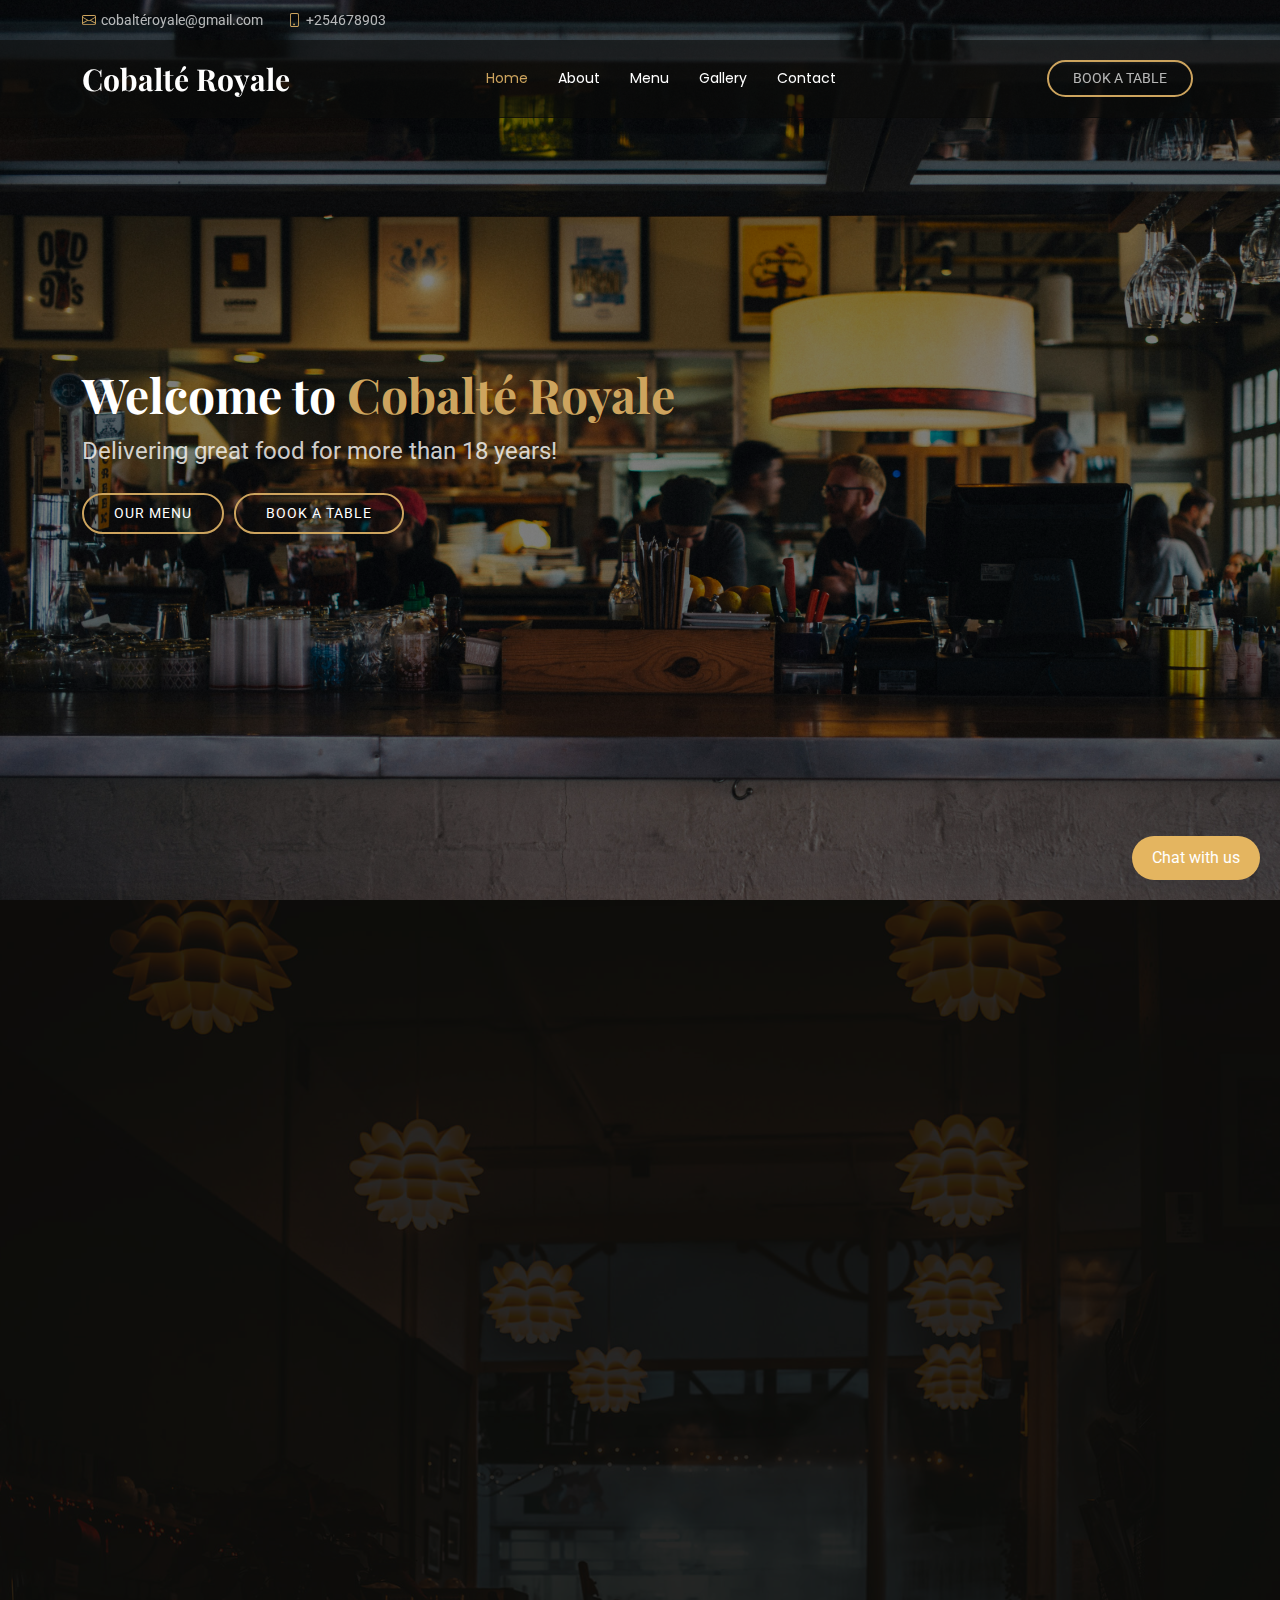
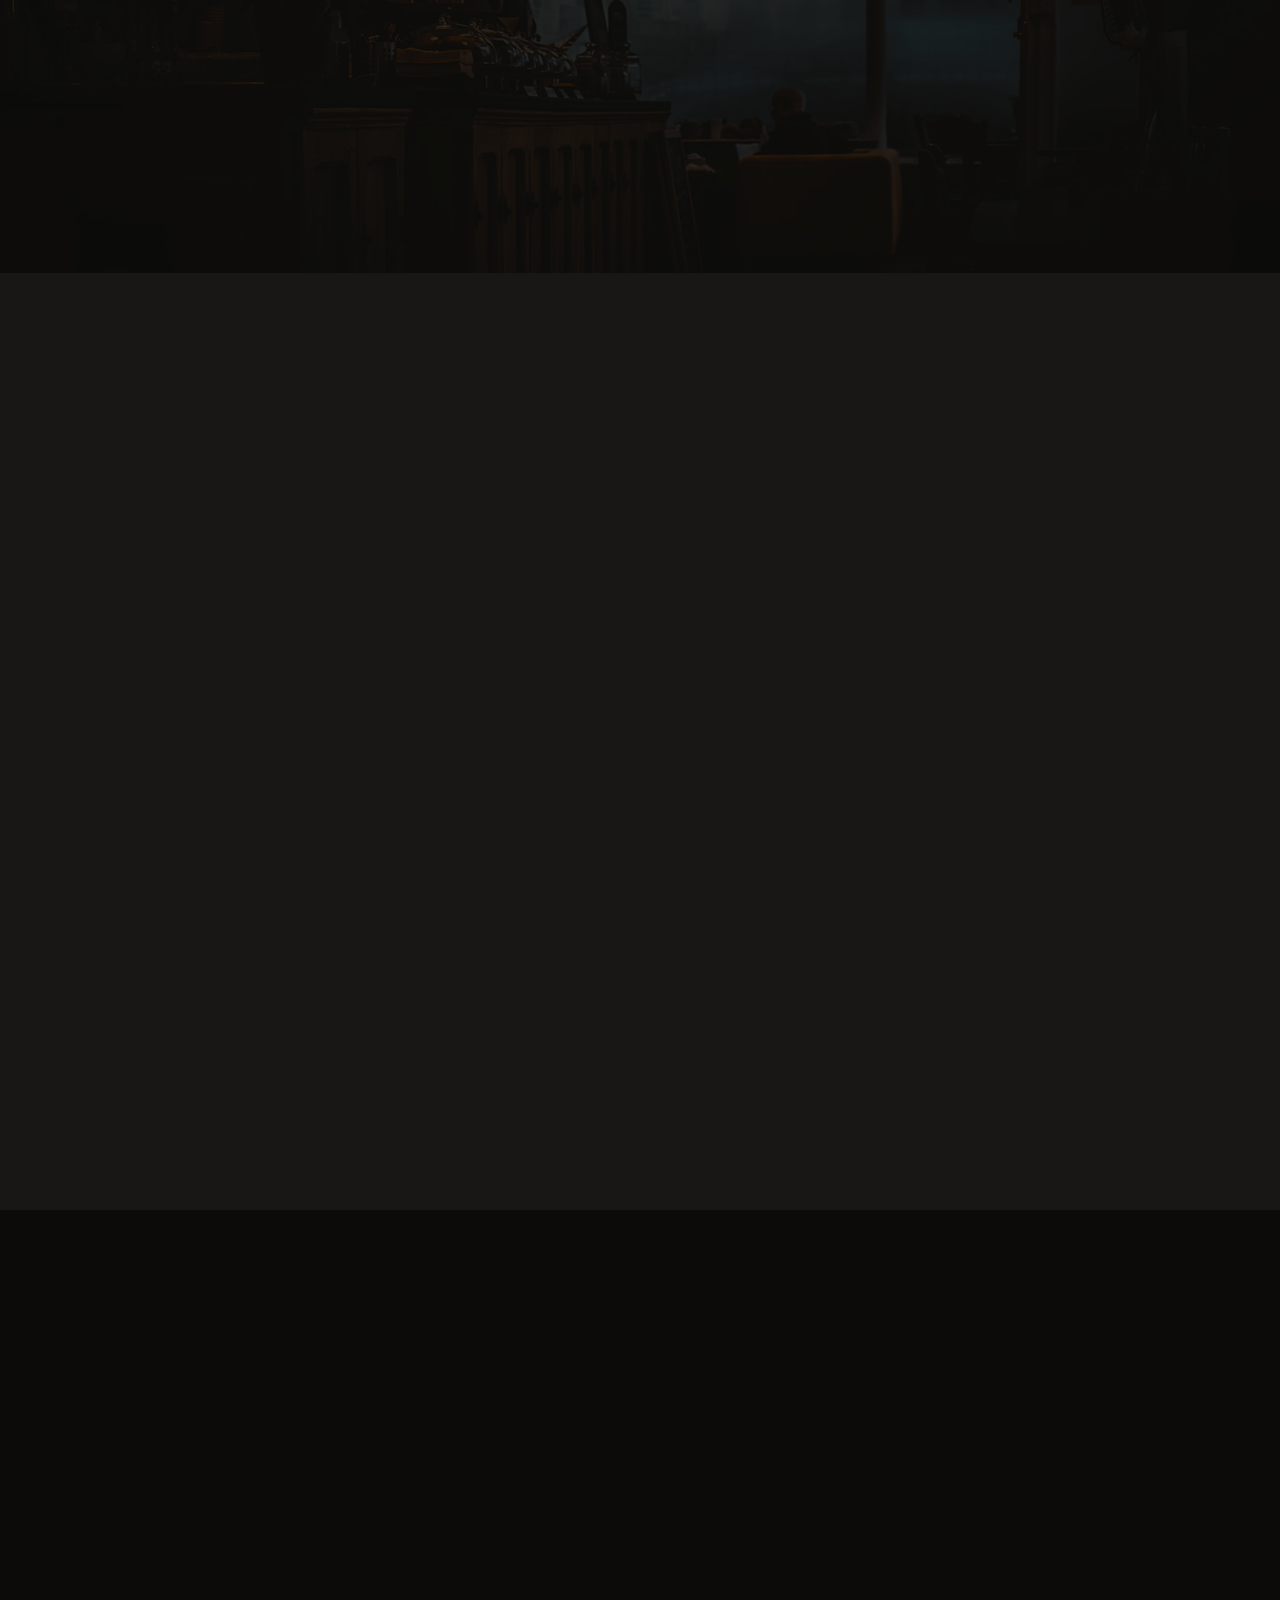
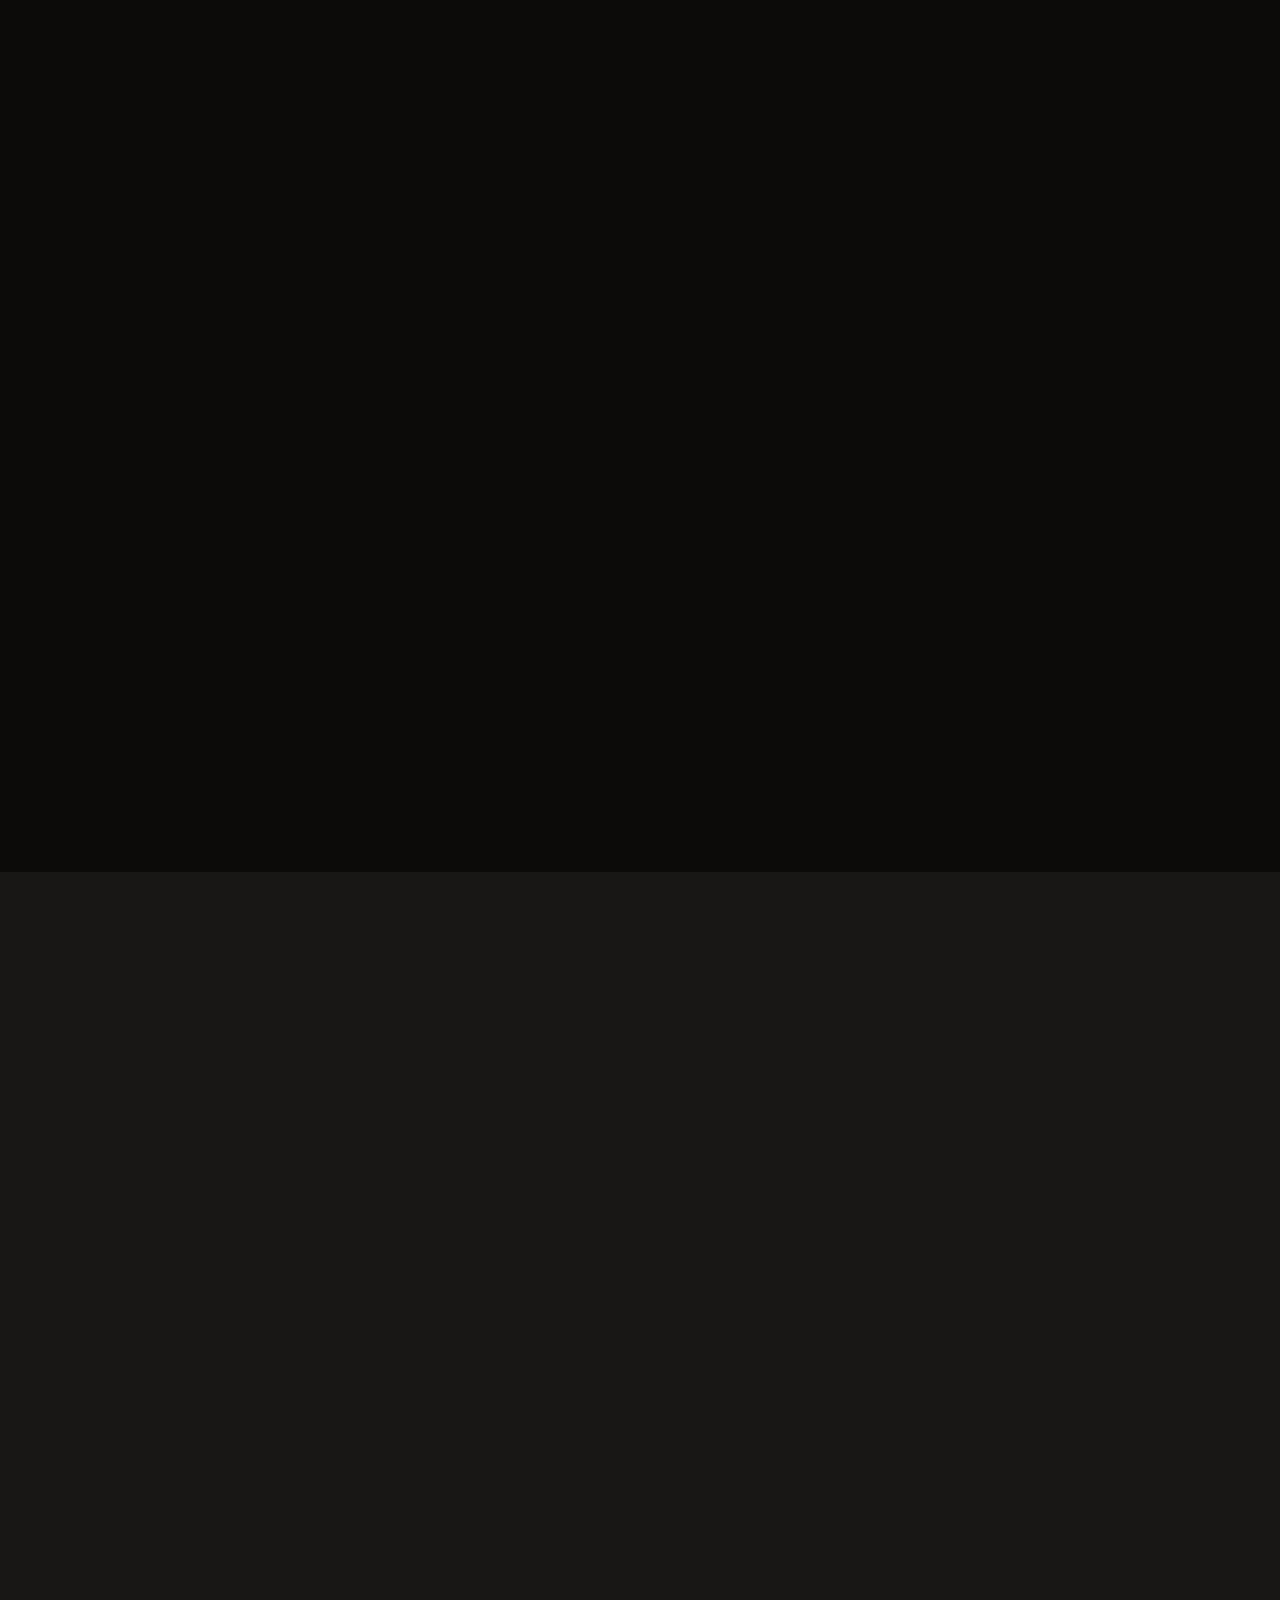
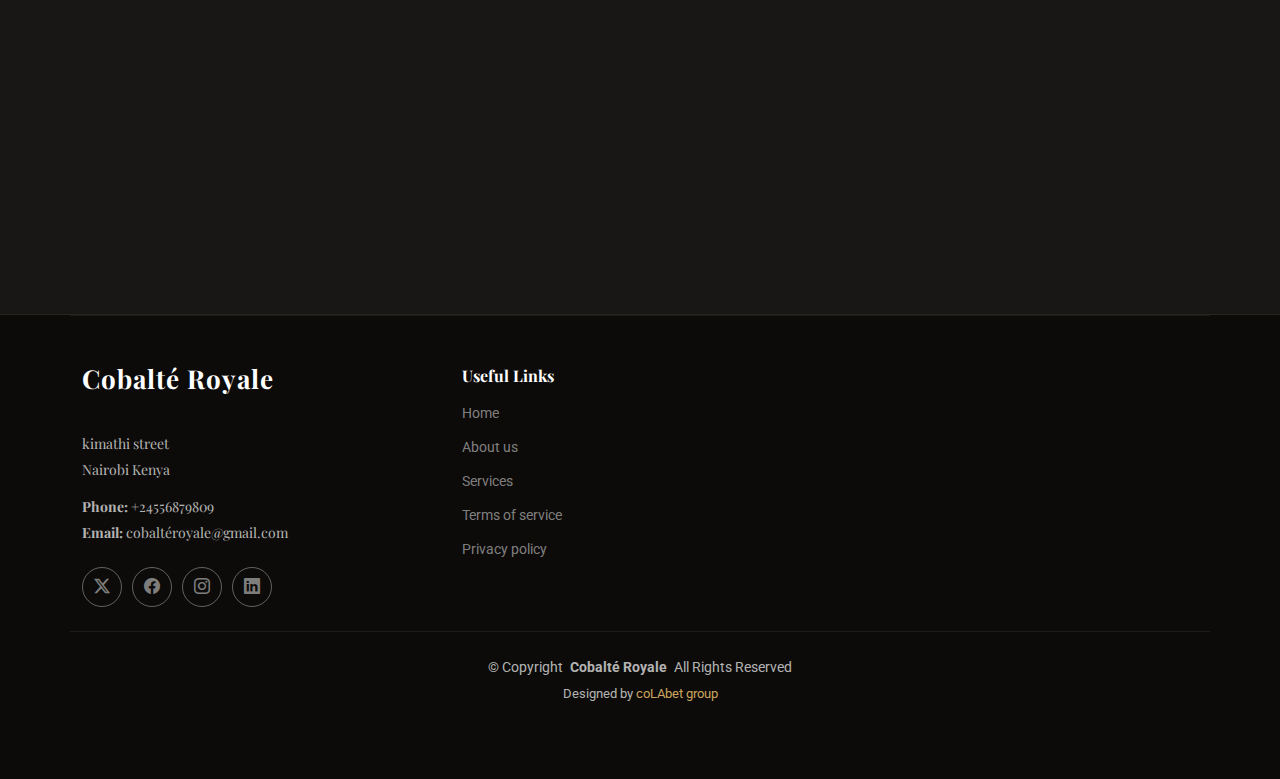
<file: index.html>
<!DOCTYPE html>
<html lang="en">

<head>
  <meta charset="utf-8">
  <meta content="width=device-width, initial-scale=1.0" name="viewport">
  <title>Cobalté Royale</title>
  <meta name="description" content="">
  <meta name="keywords" content="">

  <!-- Favicons -->
  <link href="assets/img/favicon2.png" rel="icon">
  <link href="assets/img/icon2.png" rel="apple-touch-icon">

  <!-- Fonts -->
  <link href="https://fonts.googleapis.com" rel="preconnect">
  <link href="https://fonts.gstatic.com" rel="preconnect" crossorigin>
  <link href="https://fonts.googleapis.com/css2?family=Roboto:ital,wght@0,100;0,300;0,400;0,500;0,700;0,900;1,100;1,300;1,400;1,500;1,700;1,900&family=Poppins:ital,wght@0,100;0,200;0,300;0,400;0,500;0,600;0,700;0,800;0,900;1,100;1,200;1,300;1,400;1,500;1,600;1,700;1,800;1,900&family=Playfair+Display:ital,wght@0,400;0,500;0,600;0,700;0,800;0,900;1,400;1,500;1,600;1,700;1,800;1,900&display=swap" rel="stylesheet">

  <!-- Vendor CSS Files -->
  <link href="assets/vendor/bootstrap/css/bootstrap.min.css" rel="stylesheet">
  <link href="assets/vendor/bootstrap-icons/bootstrap-icons.css" rel="stylesheet">
  <link href="assets/vendor/aos/aos.css" rel="stylesheet">
  <link href="assets/vendor/glightbox/css/glightbox.min.css" rel="stylesheet">
  <link href="assets/vendor/swiper/swiper-bundle.min.css" rel="stylesheet">

  <!-- Main CSS File -->
  <link href="assets/css/main.css" rel="stylesheet">

  <!-- =======================================================
  * Template Name: Restaurantly
  * Template URL: https://bootstrapmade.com/restaurantly-restaurant-template/
  * Updated: Aug 07 2024 with Bootstrap v5.3.3
  * Author: BootstrapMade.com
  * License: https://bootstrapmade.com/license/
  ======================================================== -->
</head>
<!-- Add some basic styling to make the chatbot float -->
<style>
  .chatbot-container {
    position: fixed;
    bottom: 20px;
    right: 20px;
    z-index: 9999;
}

.chatbot-button {
    background: #e4b560;
    color: white;
    padding: 10px 20px;
    border-radius: 50px;
    border: none;
    cursor: pointer;
    font-size: 16px;
}

.chatbot {
    position: fixed;
    bottom: 50px;
    right: 20px;
    z-index: -1;
    display: none;
    border-radius: 8px;
    box-shadow: 0 2px 10px rgba(0, 0, 0, 0.1);
}

/* Media Queries for Responsiveness */
@media (max-width: 768px) {
    .chatbot-container {
        bottom: 10px;
        right: 10px;
    }

    .chatbot-button {
        padding: 8px 16px;
        font-size: 14px;
    }

    .chatbot {
        bottom: 60px;
        right: 1px;
        width: calc(100% - 20px); /* Adjust the width to fit the screen */
    }
}

</style>

<body class="index-page">

  <header id="header" class="header fixed-top">

    <div class="topbar d-flex align-items-center">
      <div class="container d-flex justify-content-center justify-content-md-between">
        <div class="contact-info d-flex align-items-center">
          <i class="bi bi-envelope d-flex align-items-center"><a href="mailto:contact@example.com">cobaltéroyale@gmail.com</a></i>
          <i class="bi bi-phone d-flex align-items-center ms-4"><span>+254678903</span></i>
        </div>

      </div>
    </div><!-- End Top Bar -->

    <div class="branding d-flex align-items-cente">

      <div class="container position-relative d-flex align-items-center justify-content-between">
        <a href="index.html" class="logo d-flex align-items-center me-auto me-xl-0">
          <!-- Uncomment the line below if you also wish to use an image logo -->
          <!-- <img src="assets/img/logo.png" alt=""> -->
          <h1 class="sitename">Cobalté Royale</h1>
        </a>

        <nav id="navmenu" class="navmenu">
          <ul>
            <li><a href="#hero" class="active">Home<br></a></li>
            <li><a href="#about">About</a></li>
            <li><a href="#menu">Menu</a></li>
            <li><a href="#gallery">Gallery</a></li>
            <li><a href="#contact">Contact</a></li>
            
          </ul>
          <i class="mobile-nav-toggle d-xl-none bi bi-list"></i>
        </nav>

        <a class="btn-book-a-table d-none d-xl-block" href="#book-a-table">Book a Table</a>

      </div>

    </div>

    <!-- Add the chatbot script/link in the body section -->
<div class="chatbot-container">
  <button id="chatbot-button" class="chatbot-button" onclick="openChatbot()">Chat with us</button>
</div>

<!-- You can link to your chatbot's iframe or script here, for example -->
<div id="chatbot" class="chatbot" style="display: none;">
  <!-- Example chat widget (this could be an iframe or external script) -->
  <iframe src="chat.html" width="400" height="500"></iframe>
</div>

<script>
  // Function to open and close the chatbot
  function openChatbot() {
    const chatbot = document.getElementById("chatbot");
    chatbot.style.display = chatbot.style.display === "none" ? "block" : "none";
  }
</script>




  </header>

  <main class="main">

    <!-- Hero Section -->
    <section id="hero" class="hero section dark-background">
       <!-- Slider -->
  <div class="slider-container">
    <div class="slider-images">
      <img src="assets/img/hero2-bg.jpg" class="slider-item" alt="Image 1" data-aos="fade-in">
      <img src="assets/img/menu/b2.jpg" class="slider-item" alt="Image 2" data-aos="fade-in">
      <img src="assets/img/menu/house2.jpg" class="slider-item" alt="Image 3" data-aos="fade-in">
    </div>
    <!-- Slider Controls -->
    <button class="slider-control-prev" onclick="changeSlide(-1)">&#10094;</button>
    <button class="slider-control-next" onclick="changeSlide(1)">&#10095;</button>
  </div>



      <div class="container">
        <div class="row">
          <div class="col-lg-8 d-flex flex-column align-items-center align-items-lg-start">
            <h2 data-aos="fade-up" data-aos-delay="100">Welcome to <span>Cobalté Royale</span></h2>
            <p data-aos="fade-up" data-aos-delay="200">Delivering great food for more than 18 years!</p>
            <div class="d-flex mt-4" data-aos="fade-up" data-aos-delay="300">
              <a href="#menu" class="cta-btn">Our Menu</a>
              <a href="#book-a-table" class="cta-btn">Book a Table</a>
            </div>
          </div>

        </div>
      </div>

    </section><!-- /Hero Section -->

    <!-- About Section -->
    <section id="about" class="about section">

      <div class="container" data-aos="fade-up" data-aos-delay="100">

        <div class="row gy-4">
          <div class="col-lg-6 order-1 order-lg-2">
            <img src="assets/img/house3.jpg" class="img-fluid about-img   w-100" alt="" >
          </div>
          <div class="col-lg-6 order-2 order-lg-1 content">
            <h3>About Cobalté Royale </h3>
            <p class="fst-italic">
             We’re not just about great food; we’re about building connections and creating lifelong memories
            </p>
            <ul>
              <li><i class="bi bi-check2-all"></i> <span>We prioritize quality and locally sourced produce.</span></li>
              <li><i class="bi bi-check2-all"></i> <span>Warm hospitality is our promise..</span></li>
              <li><i class="bi bi-check2-all"></i> <span>Diverse flavors for every palate..</span></li>
            </ul>
            <p>
             At Cobalté Royale, we’re more than just a restaurant—we’re a community where people gather to enjoy great food, warm hospitality, and unforgettable experiences. For over 18 years, we’ve been crafting dishes with love, passion, and only the freshest ingredients. Come for the food, stay for the memories       </p>
          </div>
        </div>

      </div>

    </section><!-- /About Section -->


    <!-- Menu Section -->
    <section id="menu" class="menu section">

      <!-- Section Title -->
      <div class="container section-title" data-aos="fade-up">
        <h2>Menu</h2>
        <p>Check Our Tasty Menu</p>
      </div><!-- End Section Title -->

      <div class="container isotope-layout" data-default-filter="*" data-layout="masonry" data-sort="original-order">

        <div class="row" data-aos="fade-up" data-aos-delay="100">
          <div class="col-lg-12 d-flex justify-content-center">
            <ul class="menu-filters isotope-filters">
              <li data-filter="*" class="filter-active">All</li>
              <li data-filter=".filter-starters">Starters</li>
              <li data-filter=".filter-salads">Salads</li>
              <li data-filter=".filter-specialty">Specialty</li>
            </ul>
          </div>
        </div><!-- Menu Filters -->

        <div class="row isotope-container" data-aos="fade-up" data-aos-delay="200">

          <div class="col-lg-6 menu-item isotope-item filter-starters">
            <img src="assets/img/menu/lobster-bisque.jpg" class="menu-img" alt="">
            <div class="menu-content">
              <a href="#">Lobster Bisque</a><span>500ksh</span>
            </div>
            <div class="menu-ingredients">
              A rich, creamy soup made with fresh lobster and savory seasonings.
            </div>
          </div><!-- Menu Item -->

          <div class="col-lg-6 menu-item isotope-item filter-specialty">
            <img src="assets/img/menu/bread-barrel.jpg" class="menu-img" alt="">
            <div class="menu-content">
              <a href="#">Bread Barrel</a><span>600ksh</span>
            </div>
            <div class="menu-ingredients">
                A selection of freshly baked artisan bread served with flavored butter.
            </div>
          </div><!-- Menu Item -->

          <div class="col-lg-6 menu-item isotope-item filter-starters">
            <img src="assets/img/menu/cake.jpg" class="menu-img" alt="">
            <div class="menu-content">
              <a href="#">Crab Cake</a><span>700ksh</span>
            </div>
            <div class="menu-ingredients">
              A delicate crab cake served on a toasted roll with lettuce and tartar sauce
            </div>
          </div><!-- Menu Item -->

          <div class="col-lg-6 menu-item isotope-item filter-salads">
            <img src="assets/img/menu/caesar.jpg" class="menu-img" alt="">
            <div class="menu-content">
              <a href="#">Caesar Selections</a><span>800ksh</span>
            </div>
            <div class="menu-ingredients">
              Crisp romaine, creamy Caesar dressing, croutons, and grated Parmesan.
            </div>
          </div><!-- Menu Item -->

          <div class="col-lg-6 menu-item isotope-item filter-specialty">
            <img src="assets/img/menu/tuscan-grilled.jpg" class="menu-img" alt="">
            <div class="menu-content">
              <a href="#">Tuscan Grilled</a><span>400ksh</span>
            </div>
            <div class="menu-ingredients">
              Grilled chicken with provolone, artichoke hearts, and roasted red pesto
            </div>
          </div><!-- Menu Item -->

          <div class="col-lg-6 menu-item isotope-item filter-starters">
            <img src="assets/img/menu/mozzarella.jpg" class="menu-img" alt="">
            <div class="menu-content">
              <a href="#">Mozzarella Stick</a><span>800ksh</span>
            </div>
            <div class="menu-ingredients">
                Golden-fried mozzarella served with marinara sauce for dipping.
            </div>
          </div><!-- Menu Item -->

          <div class="col-lg-6 menu-item isotope-item filter-salads">
            <img src="assets/img/menu/greek-salad.jpg" class="menu-img" alt="">
            <div class="menu-content">
              <a href="#">Greek Salad</a><span>50ksh</span>
            </div>
            <div class="menu-ingredients">
              Fresh spinach, crisp romaine, tomatoes, and Greek olives
            </div>
          </div><!-- Menu Item -->

          <div class="col-lg-6 menu-item isotope-item filter-salads">
            <img src="assets/img/menu/spinach-salad.jpg" class="menu-img" alt="">
            <div class="menu-content">
              <a href="#">Spinach Salad</a><span>200ksh</span>
            </div>
            <div class="menu-ingredients">
              Fresh spinach with mushrooms, hard boiled egg, and warm bacon vinaigrette
            </div>
          </div><!-- Menu Item -->

          <div class="col-lg-6 menu-item isotope-item filter-specialty">
            <img src="assets/img/menu/lobster-roll.jpg" class="menu-img" alt="">
            <div class="menu-content">
              <a href="#">Lobster Roll</a><span>1200ksh</span>
            </div>
            <div class="menu-ingredients">
              Plump lobster meat, mayo and crisp lettuce on a toasted bulky roll
            </div>
          </div><!-- Menu Item -->

        </div><!-- Menu Container -->

      </div>

    </section><!-- /Menu Section -->


    <!-- Book A Table Section -->
    <section id="book-a-table" class="book-a-table section">

      <!-- Section Title -->
      <div class="container section-title" data-aos="fade-up">
        <h2>RESERVATION</h2>
        <p>Book a Table</p>
      </div><!-- End Section Title -->

      <div class="container" data-aos="fade-up" data-aos-delay="100">

        <form action="mailto:lishyamuchiri@gmail.com" method="post" enctype="text/plain">
          <div class="row gy-4">
            <div class="col-lg-4 col-md-6">
              <input type="text" name="name" class="form-control" placeholder="Your Name" required>
            </div>
            <div class="col-lg-4 col-md-6">
              <input type="email" class="form-control" name="email" placeholder="Your Email" required>
            </div>
            <div class="col-lg-4 col-md-6">
              <input type="text" class="form-control" name="phone" placeholder="Your Phone" required>
            </div>
            <div class="col-lg-4 col-md-6">
              <input type="date" name="date" class="form-control" required>
            </div>
            <div class="col-lg-4 col-md-6">
              <input type="time" class="form-control" name="time" required>
            </div>
            <div class="col-lg-4 col-md-6">
              <input type="number" class="form-control" name="people" placeholder="# of People" required>
            </div>
          </div>
        
          <div class="form-group mt-3">
            <textarea class="form-control" name="message" rows="5" placeholder="Additional Message"></textarea>
          </div>
        
          <div class="text-center mt-3">
            <button type="submit" class="btn btn-success">Book a Table</button>
          </div>
        </form>
        <!-- End Reservation Form -->

      </div>

    </section><!-- /Book A Table Section -->


    <!-- Gallery Section -->
    <section id="gallery" class="gallery section">

      <!-- Section Title -->
      <div class="container section-title" data-aos="fade-up">
        <h2>Gallery</h2>
        <p>Some photos from Our Restaurant</p>
      </div><!-- End Section Title -->

      <div class="container-fluid" data-aos="fade-up" data-aos-delay="100">

        <div class="row g-0">

          <div class="col-lg-3 col-md-4">
            <div class="gallery-item">
              <a href="assets/img/gallery/gallery-1.jpg" class="glightbox" data-gallery="images-gallery">
                <img src="assets/img/gallery/gallery-1.jpg" alt="" class="img-fluid">
              </a>
            </div>
          </div><!-- End Gallery Item -->

          <div class="col-lg-3 col-md-4">
            <div class="gallery-item">
              <a href="assets/img/gallery/gallery-2.jpg" class="glightbox" data-gallery="images-gallery">
                <img src="assets/img/gallery/gallery-2.jpg" alt="" class="img-fluid">
              </a>
            </div>
          </div><!-- End Gallery Item -->

          <div class="col-lg-3 col-md-4">
            <div class="gallery-item">
              <a href="assets/img/gallery/gallery-3.jpg" class="glightbox" data-gallery="images-gallery">
                <img src="assets/img/gallery/gallery-3.jpg" alt="" class="img-fluid">
              </a>
            </div>
          </div><!-- End Gallery Item -->

          <div class="col-lg-3 col-md-4">
            <div class="gallery-item">
              <a href="assets/img/gallery/gallery-4.jpg" class="glightbox" data-gallery="images-gallery">
                <img src="assets/img/gallery/gallery-4.jpg" alt="" class="img-fluid">
              </a>
            </div>
          </div><!-- End Gallery Item -->

          <div class="col-lg-3 col-md-4">
            <div class="gallery-item">
              <a href="assets/img/gallery/gallery-10.jpg" class="glightbox" data-gallery="images-gallery">
                <img src="assets/img/gallery/gallery-5.jpg" alt="" class="img-fluid">
              </a>
            </div>
          </div><!-- End Gallery Item -->

          <div class="col-lg-3 col-md-4">
            <div class="gallery-item">
              <a href="assets/img/gallery/gallery-9.jpg" class="glightbox" data-gallery="images-gallery">
                <img src="assets/img/gallery/gallery-6.jpg" alt="" class="img-fluid">
              </a>
            </div>
          </div><!-- End Gallery Item -->

          <div class="col-lg-3 col-md-4">
            <div class="gallery-item">
              <a href="assets/img/gallery/gallery-11.jpg" class="glightbox" data-gallery="images-gallery">
                <img src="assets/img/gallery/gallery-7.jpg" alt="" class="img-fluid">
              </a>
            </div>
          </div><!-- End Gallery Item -->

          <div class="col-lg-3 col-md-4">
            <div class="gallery-item">
              <a href="assets/img/gallery/gallery-12.jpg" class="glightbox" data-gallery="images-gallery">
                <img src="assets/img/gallery/gallery-8.jpg" alt="" class="img-fluid">
              </a>
            </div>
          </div><!-- End Gallery Item -->

        </div>

      </div>

    </section><!-- /Gallery Section -->



    <!-- Contact Section -->
    <section id="contact" class="contact section">

      <!-- Section Title -->
      <div class="container section-title" data-aos="fade-up">
        <h2>Contact</h2>
        <p>Contact Us</p>
      </div><!-- End Section Title -->

      <div class="mb-5" data-aos="fade-up" data-aos-delay="200">
        <iframe   src="https://www.google.com/maps/embed?pb=!1m16!1m12!1m3!1d127673.86699126555!2d37.64103229303395!3d0.12813218510176613!2m3!1f0!2f0!3f0!3m2!1i1024!2i768!4f13.1!2m1!1smeruu!5e0!3m2!1sen!2ske!4v1731855581665!5m2!1sen!2ske" width="1500px" height="400px" style="border:0;" allowfullscreen="" loading="lazy" referrerpolicy="no-referrer-when-downgrade"></iframe>
      </div><!-- End Google Maps -->

      <div class="container" data-aos="fade-up" data-aos-delay="100">

        <div class="row gy-4">

          <div class="col-lg-4">
            <div class="info-item d-flex" data-aos="fade-up" data-aos-delay="300">
              <i class="bi bi-geo-alt flex-shrink-0"></i>
              <div>
                <h3>Location</h3>
                <p>Meru, Kenya </p>
              </div>
            </div><!-- End Info Item -->

            <div class="info-item d-flex" data-aos="fade-up" data-aos-delay="400">
              <i class="bi bi-telephone flex-shrink-0"></i>
              <div>
                <h3>Open Hours</h3>
                <p>Monday-Saturday:<br>11:00 AM - 2300 PM</p>
              </div>
            </div><!-- End Info Item -->

            <div class="info-item d-flex" data-aos="fade-up" data-aos-delay="400">
              <i class="bi bi-telephone flex-shrink-0"></i>
              <div>
                <h3>Call Us</h3>
                <p>+254576890</p>
              </div>
            </div><!-- End Info Item -->

            <div class="info-item d-flex" data-aos="fade-up" data-aos-delay="500">
              <i class="bi bi-envelope flex-shrink-0"></i>
              <div>
                <h3>Email Us</h3>
                <p>cobaltéroyale@gmail.com</p>
              </div>
            </div><!-- End Info Item -->

          </div>

          <div class="col-lg-8">
            <form action="mailto:muchirilea@gmail.com" method="post" enctype="text/plain">
              <div class="row gy-4">
                <div class="col-md-6">
                  <input type="text" name="name" class="form-control" placeholder="Your Name" required>
                </div>
            
                <div class="col-md-6">
                  <input type="email" class="form-control" name="email" placeholder="Your Email" required>
                </div>
            
                <div class="col-md-12">
                  <input type="text" class="form-control" name="subject" placeholder="Subject" required>
                </div>
            
                <div class="col-md-12">
                  <textarea class="form-control" name="body" rows="6" placeholder="Message" required></textarea>
                </div>
            
                <div class="col-md-12 text-center">
                  <button type="submit" class="btn btn-success">Send Message</button>
                </div>
              </div>
            </form>
            

              </div>
            </form>
          </div><!-- End Contact Form -->

        </div>

      </div>

    </section><!-- /Contact Section -->

  </main>

  <footer id="footer" class="footer">

    <div class="container footer-top">
      <div class="row gy-4">
        <div class="col-lg-4 col-md-6 footer-about">
          <a href="index.html" class="logo d-flex align-items-center">
            <span class="sitename">Cobalté Royale</span>
          </a>
          <div class="footer-contact pt-3">
            <p>kimathi street</p>
            <p>Nairobi Kenya </p>
            <p class="mt-3"><strong>Phone:</strong> <span>+24556879809</span></p>
            <p><strong>Email:</strong> <span>cobaltéroyale@gmail.com</span></p>
          </div>
          <div class="social-links d-flex mt-4">
            <a href=""><i class="bi bi-twitter-x"></i></a>
            <a href=""><i class="bi bi-facebook"></i></a>
            <a href=""><i class="bi bi-instagram"></i></a>
            <a href=""><i class="bi bi-linkedin"></i></a>
          </div>
        </div>

        <div class="col-lg-2 col-md-3 footer-links" >
          <h4>Useful Links</h4>
          <ul  >
            <li><a href="#">Home</a></li>
            <li><a href="#">About us</a></li>
            <li><a href="#">Services</a></li>
            <li><a href="#">Terms of service</a></li>
            <li><a href="#">Privacy policy</a></li>
          </ul>
        </div>


          </form>
        </div>

      </div>
    </div>

    <div class="container copyright text-center mt-4">
      <p>© <span>Copyright</span> <strong class="px-1 sitename">Cobalté Royale</strong> <span>All Rights Reserved</span></p>
      <div class="credits">
        <!-- All the links in the footer should remain intact. -->
        <!-- You can delete the links only if you've purchased the pro version. -->
        <!-- Licensing information: https://bootstrapmade.com/license/ -->
        <!-- Purchase the pro version with working PHP/AJAX contact form: [buy-url] -->
        Designed by <a href="https://bootstrapmade.com/">coLAbet group </a>
      </div>
    </div>

  </footer>

  <!-- Scroll Top -->
  <a href="#" id="scroll-top" class="scroll-top d-flex align-items-center justify-content-center"><i class="bi bi-arrow-up-short"></i></a>

  <!-- Preloader -->
  <div id="preloader"></div>

  <!-- Vendor JS Files -->
  <script src="assets/vendor/bootstrap/js/bootstrap.bundle.min.js"></script>
  <script src="assets/vendor/php-email-form/validate.js"></script>
  <script src="assets/vendor/aos/aos.js"></script>
  <script src="assets/vendor/glightbox/js/glightbox.min.js"></script>
  <script src="assets/vendor/imagesloaded/imagesloaded.pkgd.min.js"></script>
  <script src="assets/vendor/isotope-layout/isotope.pkgd.min.js"></script>
  <script src="assets/vendor/swiper/swiper-bundle.min.js"></script>

  <!-- Main JS File -->
  <script src="assets/js/main.js"></script>

</body>

</html>
</file>
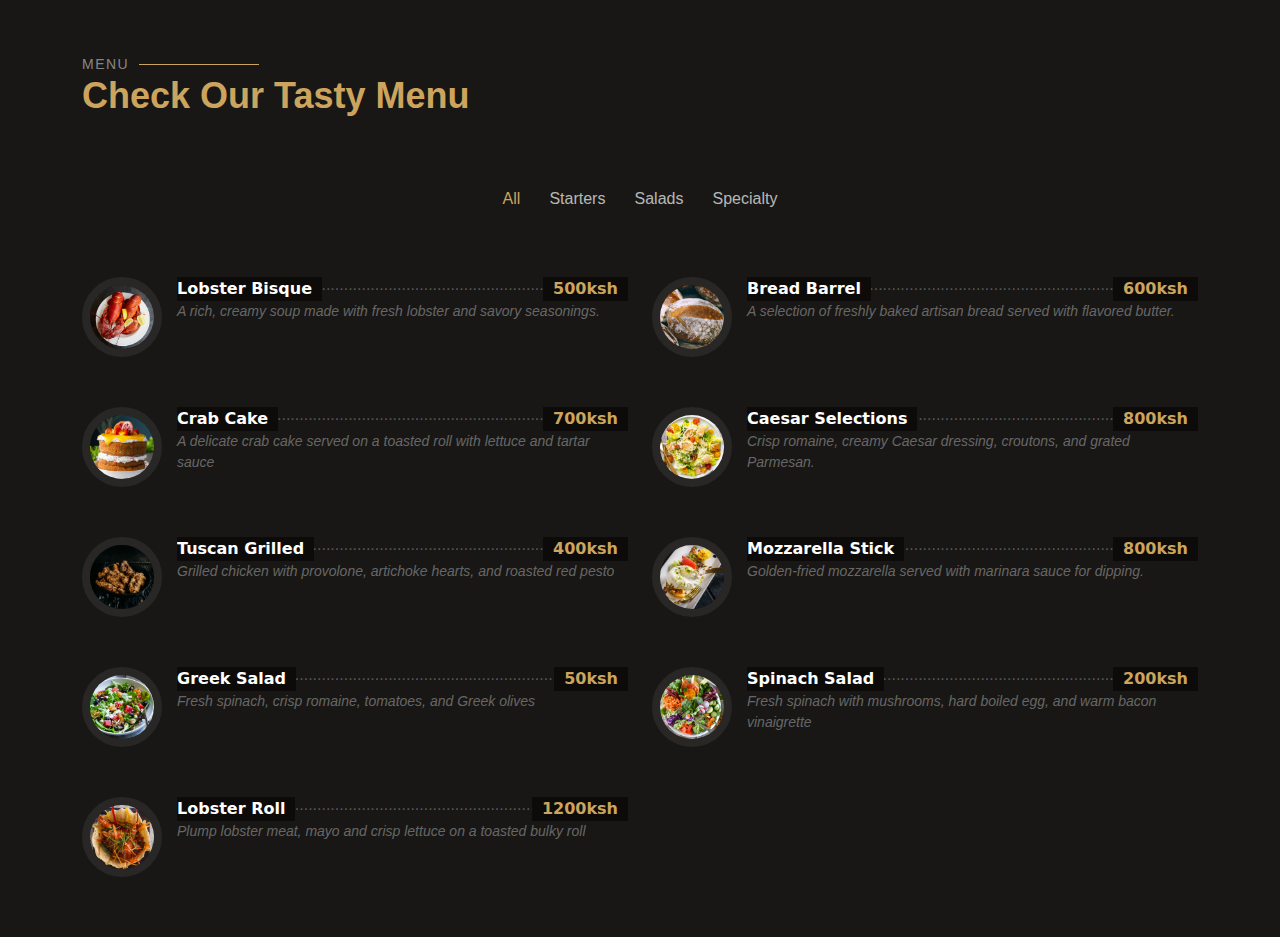
<file: properties.html>
<!doctype html>
<html lang="en">
<head>
    <meta charset="UTF-8">
    <meta name="viewport"
          content="width=device-width, user-scalable=no, initial-scale=1.0, maximum-scale=1.0, minimum-scale=1.0">
    <meta http-equiv="X-UA-Compatible" content="ie=edge">
    <title>properties</title>

  <link href="assets/vendor/bootstrap/css/bootstrap.min.css" rel="stylesheet">
    <link href="assets/css/main.css" rel="stylesheet">
   <script src="assets/vendor/bootstrap/js/bootstrap.bundle.min.js"></script>
    <script src="assets/js/main.js"></script>


</head>
<body>
<!-- Menu Section -->
    <section id="menu" class="menu section">

      <!-- Section Title -->
      <div class="container section-title" data-aos="fade-up">
        <h2>Menu</h2>
        <p>Check Our Tasty Menu</p>
      </div><!-- End Section Title -->

      <div class="container isotope-layout" data-default-filter="*" data-layout="masonry" data-sort="original-order">

        <div class="row" data-aos="fade-up" data-aos-delay="100">
          <div class="col-lg-12 d-flex justify-content-center">
            <ul class="menu-filters isotope-filters">
              <li data-filter="*" class="filter-active">All</li>
              <li data-filter=".filter-starters">Starters</li>
              <li data-filter=".filter-salads">Salads</li>
              <li data-filter=".filter-specialty">Specialty</li>
            </ul>
          </div>
        </div><!-- Menu Filters -->

        <div class="row isotope-container" data-aos="fade-up" data-aos-delay="200">

          <div class="col-lg-6 menu-item isotope-item filter-starters">
            <img src="assets/img/menu/lobster-bisque.jpg" class="menu-img" alt="">
            <div class="menu-content">
              <a href="#">Lobster Bisque</a><span>500ksh</span>
            </div>
            <div class="menu-ingredients">
              A rich, creamy soup made with fresh lobster and savory seasonings.
            </div>
          </div><!-- Menu Item -->

          <div class="col-lg-6 menu-item isotope-item filter-specialty">
            <img src="assets/img/menu/bread-barrel.jpg" class="menu-img" alt="">
            <div class="menu-content">
              <a href="#">Bread Barrel</a><span>600ksh</span>
            </div>
            <div class="menu-ingredients">
                A selection of freshly baked artisan bread served with flavored butter.
            </div>
          </div><!-- Menu Item -->

          <div class="col-lg-6 menu-item isotope-item filter-starters">
            <img src="assets/img/menu/cake.jpg" class="menu-img" alt="">
            <div class="menu-content">
              <a href="#">Crab Cake</a><span>700ksh</span>
            </div>
            <div class="menu-ingredients">
              A delicate crab cake served on a toasted roll with lettuce and tartar sauce
            </div>
          </div><!-- Menu Item -->

          <div class="col-lg-6 menu-item isotope-item filter-salads">
            <img src="assets/img/menu/caesar.jpg" class="menu-img" alt="">
            <div class="menu-content">
              <a href="#">Caesar Selections</a><span>800ksh</span>
            </div>
            <div class="menu-ingredients">
              Crisp romaine, creamy Caesar dressing, croutons, and grated Parmesan.
            </div>
          </div><!-- Menu Item -->

          <div class="col-lg-6 menu-item isotope-item filter-specialty">
            <img src="assets/img/menu/tuscan-grilled.jpg" class="menu-img" alt="">
            <div class="menu-content">
              <a href="#">Tuscan Grilled</a><span>400ksh</span>
            </div>
            <div class="menu-ingredients">
              Grilled chicken with provolone, artichoke hearts, and roasted red pesto
            </div>
          </div><!-- Menu Item -->

          <div class="col-lg-6 menu-item isotope-item filter-starters">
            <img src="assets/img/menu/mozzarella.jpg" class="menu-img" alt="">
            <div class="menu-content">
              <a href="#">Mozzarella Stick</a><span>800ksh</span>
            </div>
            <div class="menu-ingredients">
                Golden-fried mozzarella served with marinara sauce for dipping.
            </div>
          </div><!-- Menu Item -->

          <div class="col-lg-6 menu-item isotope-item filter-salads">
            <img src="assets/img/menu/greek-salad.jpg" class="menu-img" alt="">
            <div class="menu-content">
              <a href="#">Greek Salad</a><span>50ksh</span>
            </div>
            <div class="menu-ingredients">
              Fresh spinach, crisp romaine, tomatoes, and Greek olives
            </div>
          </div><!-- Menu Item -->

          <div class="col-lg-6 menu-item isotope-item filter-salads">
            <img src="assets/img/menu/spinach-salad.jpg" class="menu-img" alt="">
            <div class="menu-content">
              <a href="#">Spinach Salad</a><span>200ksh</span>
            </div>
            <div class="menu-ingredients">
              Fresh spinach with mushrooms, hard boiled egg, and warm bacon vinaigrette
            </div>
          </div><!-- Menu Item -->

          <div class="col-lg-6 menu-item isotope-item filter-specialty">
            <img src="assets/img/menu/lobster-roll.jpg" class="menu-img" alt="">
            <div class="menu-content">
              <a href="#">Lobster Roll</a><span>1200ksh</span>
            </div>
            <div class="menu-ingredients">
              Plump lobster meat, mayo and crisp lettuce on a toasted bulky roll
            </div>
          </div><!-- Menu Item -->

        </div><!-- Menu Container -->

      </div>

    </section><!-- /Menu Section -->


</body>
</html>
</file>
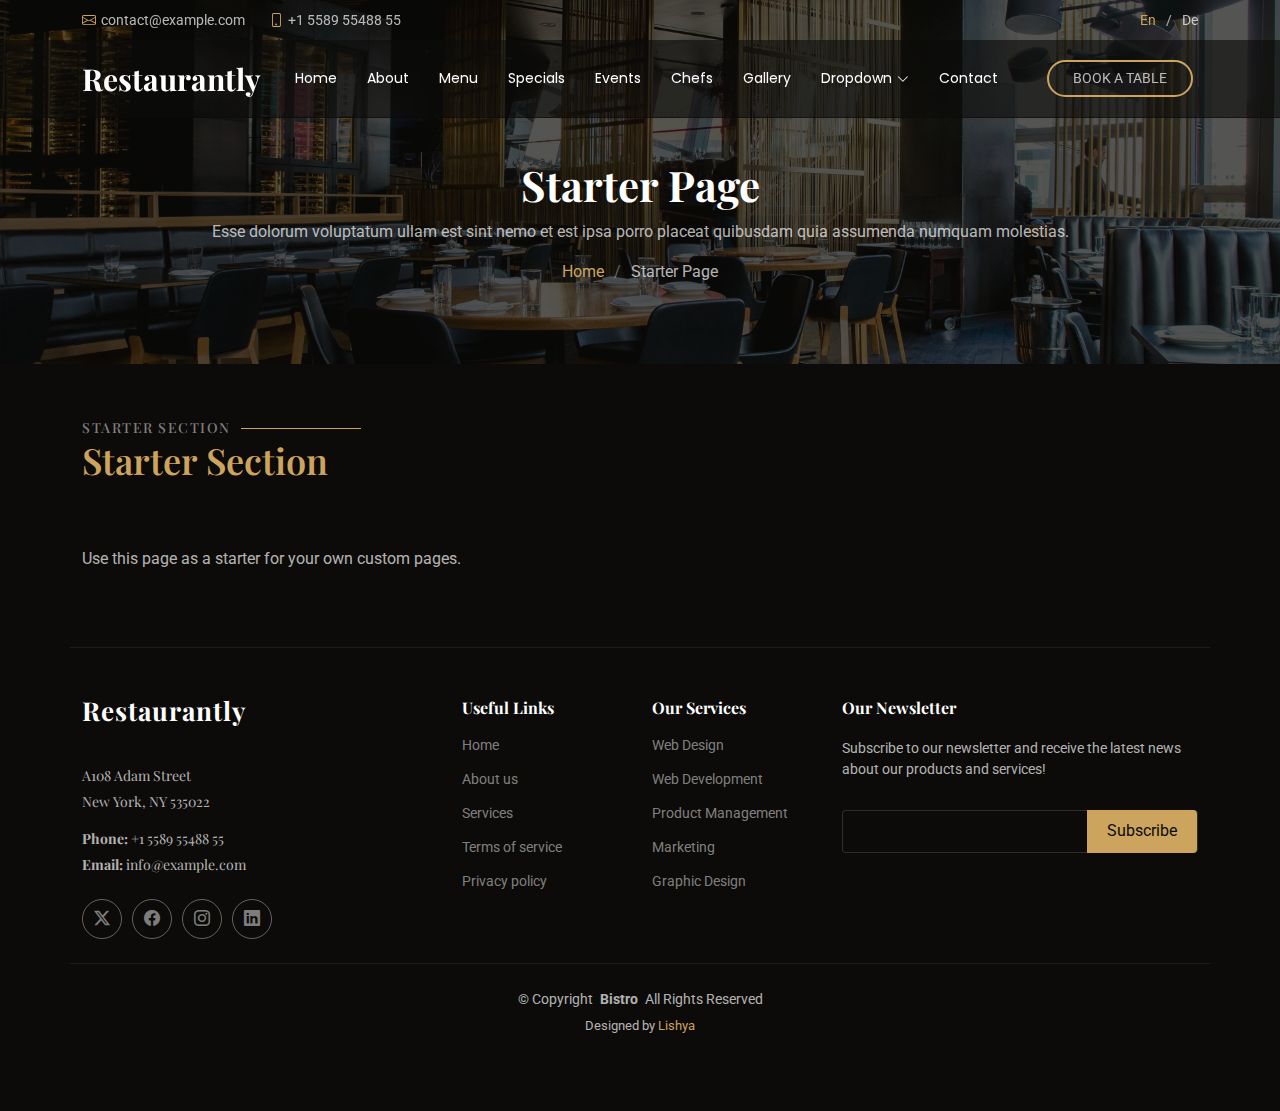
<file: starter-page.html>
<!DOCTYPE html>
<html lang="en">

<head>
  <meta charset="utf-8">
  <meta content="width=device-width, initial-scale=1.0" name="viewport">
  <title>Starter Page - Restaurantly Bootstrap Template</title>
  <meta name="description" content="">
  <meta name="keywords" content="">

  <!-- Favicons -->
  <link href="assets/img/favicon.png" rel="icon">
  <link href="assets/img/apple-touch-icon.png" rel="apple-touch-icon">

  <!-- Fonts -->
  <link href="https://fonts.googleapis.com" rel="preconnect">
  <link href="https://fonts.gstatic.com" rel="preconnect" crossorigin>
  <link href="https://fonts.googleapis.com/css2?family=Roboto:ital,wght@0,100;0,300;0,400;0,500;0,700;0,900;1,100;1,300;1,400;1,500;1,700;1,900&family=Poppins:ital,wght@0,100;0,200;0,300;0,400;0,500;0,600;0,700;0,800;0,900;1,100;1,200;1,300;1,400;1,500;1,600;1,700;1,800;1,900&family=Playfair+Display:ital,wght@0,400;0,500;0,600;0,700;0,800;0,900;1,400;1,500;1,600;1,700;1,800;1,900&display=swap" rel="stylesheet">

  <!-- Vendor CSS Files -->
  <link href="assets/vendor/bootstrap/css/bootstrap.min.css" rel="stylesheet">
  <link href="assets/vendor/bootstrap-icons/bootstrap-icons.css" rel="stylesheet">
  <link href="assets/vendor/aos/aos.css" rel="stylesheet">
  <link href="assets/vendor/glightbox/css/glightbox.min.css" rel="stylesheet">
  <link href="assets/vendor/swiper/swiper-bundle.min.css" rel="stylesheet">

  <!-- Main CSS File -->
  <link href="assets/css/main.css" rel="stylesheet">

  <!-- =======================================================
  * Template Name: Restaurantly
  * Template URL: https://bootstrapmade.com/restaurantly-restaurant-template/
  * Updated: Aug 07 2024 with Bootstrap v5.3.3
  * Author: BootstrapMade.com
  * License: https://bootstrapmade.com/license/
  ======================================================== -->
</head>

<body class="starter-page-page">

  <header id="header" class="header fixed-top">

    <div class="topbar d-flex align-items-center">
      <div class="container d-flex justify-content-center justify-content-md-between">
        <div class="contact-info d-flex align-items-center">
          <i class="bi bi-envelope d-flex align-items-center"><a href="mailto:contact@example.com">contact@example.com</a></i>
          <i class="bi bi-phone d-flex align-items-center ms-4"><span>+1 5589 55488 55</span></i>
        </div>
        <div class="languages d-none d-md-flex align-items-center">
          <ul>
            <li>En</li>
            <li><a href="#">De</a></li>
          </ul>
        </div>
      </div>
    </div><!-- End Top Bar -->

    <div class="branding d-flex align-items-cente">

      <div class="container position-relative d-flex align-items-center justify-content-between">
        <a href="index.html" class="logo d-flex align-items-center me-auto me-xl-0">
          <!-- Uncomment the line below if you also wish to use an image logo -->
          <!-- <img src="assets/img/logo.png" alt=""> -->
          <h1 class="sitename">Restaurantly</h1>
        </a>

        <nav id="navmenu" class="navmenu">
          <ul>
            <li><a href="#hero">Home<br></a></li>
            <li><a href="#about">About</a></li>
            <li><a href="#menu">Menu</a></li>
            <li><a href="#specials">Specials</a></li>
            <li><a href="#events">Events</a></li>
            <li><a href="#chefs">Chefs</a></li>
            <li><a href="#gallery">Gallery</a></li>
            <li class="dropdown"><a href="#"><span>Dropdown</span> <i class="bi bi-chevron-down toggle-dropdown"></i></a>
              <ul>
                <li><a href="#">Dropdown 1</a></li>
                <li class="dropdown"><a href="#"><span>Deep Dropdown</span> <i class="bi bi-chevron-down toggle-dropdown"></i></a>
                  <ul>
                    <li><a href="#">Deep Dropdown 1</a></li>
                    <li><a href="#">Deep Dropdown 2</a></li>
                    <li><a href="#">Deep Dropdown 3</a></li>
                    <li><a href="#">Deep Dropdown 4</a></li>
                    <li><a href="#">Deep Dropdown 5</a></li>
                  </ul>
                </li>
                <li><a href="#">Dropdown 2</a></li>
                <li><a href="#">Dropdown 3</a></li>
                <li><a href="#">Dropdown 4</a></li>
              </ul>
            </li>
            <li><a href="#contact">Contact</a></li>
          </ul>
          <i class="mobile-nav-toggle d-xl-none bi bi-list"></i>
        </nav>

        <a class="btn-book-a-table d-none d-xl-block" href="#book-a-table">Book a Table</a>

      </div>

    </div>

  </header>

  <main class="main">

    <!-- Page Title -->
    <div class="page-title position-relative" data-aos="fade" style="background-image: url(assets/img/page-title-bg.webp);">
      <div class="container position-relative">
        <h1>Starter Page <br></h1>
        <p>Esse dolorum voluptatum ullam est sint nemo et est ipsa porro placeat quibusdam quia assumenda numquam molestias.</p>
        <nav class="breadcrumbs">
          <ol>
            <li><a href="index.html">Home</a></li>
            <li class="current">Starter Page</li>
          </ol>
        </nav>
      </div>
    </div><!-- End Page Title -->

    <!-- Starter Section Section -->
    <section id="starter-section" class="starter-section section">

      <!-- Section Title -->
      <div class="container section-title" data-aos="fade-up">
        <h2>Starter Section</h2>
        <p>Starter Section<br></p>
      </div><!-- End Section Title -->

      <div class="container" data-aos="fade-up">
        <p>Use this page as a starter for your own custom pages.</p>
      </div>

    </section><!-- /Starter Section Section -->

  </main>

  <footer id="footer" class="footer">

    <div class="container footer-top">
      <div class="row gy-4">
        <div class="col-lg-4 col-md-6 footer-about">
          <a href="index.html" class="logo d-flex align-items-center">
            <span class="sitename">Restaurantly</span>
          </a>
          <div class="footer-contact pt-3">
            <p>A108 Adam Street</p>
            <p>New York, NY 535022</p>
            <p class="mt-3"><strong>Phone:</strong> <span>+1 5589 55488 55</span></p>
            <p><strong>Email:</strong> <span>info@example.com</span></p>
          </div>
          <div class="social-links d-flex mt-4">
            <a href=""><i class="bi bi-twitter-x"></i></a>
            <a href=""><i class="bi bi-facebook"></i></a>
            <a href=""><i class="bi bi-instagram"></i></a>
            <a href=""><i class="bi bi-linkedin"></i></a>
          </div>
        </div>

        <div class="col-lg-2 col-md-3 footer-links">
          <h4>Useful Links</h4>
          <ul>
            <li><a href="#">Home</a></li>
            <li><a href="#">About us</a></li>
            <li><a href="#">Services</a></li>
            <li><a href="#">Terms of service</a></li>
            <li><a href="#">Privacy policy</a></li>
          </ul>
        </div>

        <div class="col-lg-2 col-md-3 footer-links">
          <h4>Our Services</h4>
          <ul>
            <li><a href="#">Web Design</a></li>
            <li><a href="#">Web Development</a></li>
            <li><a href="#">Product Management</a></li>
            <li><a href="#">Marketing</a></li>
            <li><a href="#">Graphic Design</a></li>
          </ul>
        </div>

        <div class="col-lg-4 col-md-12 footer-newsletter">
          <h4>Our Newsletter</h4>
          <p>Subscribe to our newsletter and receive the latest news about our products and services!</p>
          <form action="forms/newsletter.php" method="post" class="php-email-form">
            <div class="newsletter-form"><input type="email" name="email"><input type="submit" value="Subscribe"></div>
            <div class="loading">Loading</div>
            <div class="error-message"></div>
            <div class="sent-message"> Thank you!</div>
          </form>
        </div>

      </div>
    </div>

    <div class="container copyright text-center mt-4">
      <p>© <span>Copyright</span> <strong class="px-1 sitename">Bistro</strong> <span>All Rights Reserved</span></p>
      <div class="credits">
        <!-- All the links in the footer should remain intact. -->
        <!-- You can delete the links only if you've purchased the pro version. -->
        <!-- Licensing information: https://bootstrapmade.com/license/ -->
        <!-- Purchase the pro version with working PHP/AJAX contact form: [buy-url] -->
        Designed by <a href="https://bootstrapmade.com/">Lishya </a>
      </div>
    </div>

  </footer>

  <!-- Scroll Top -->
  <a href="#" id="scroll-top" class="scroll-top d-flex align-items-center justify-content-center"><i class="bi bi-arrow-up-short"></i></a>

  <!-- Preloader -->
  <div id="preloader"></div>

  <!-- Vendor JS Files -->
  <script src="assets/vendor/bootstrap/js/bootstrap.bundle.min.js"></script>
  <script src="assets/vendor/php-email-form/validate.js"></script>
  <script src="assets/vendor/aos/aos.js"></script>
  <script src="assets/vendor/glightbox/js/glightbox.min.js"></script>
  <script src="assets/vendor/imagesloaded/imagesloaded.pkgd.min.js"></script>
  <script src="assets/vendor/isotope-layout/isotope.pkgd.min.js"></script>
  <script src="assets/vendor/swiper/swiper-bundle.min.js"></script>

  <!-- Main JS File -->
  <script src="assets/js/main.js"></script>

</body>

</html>
</file>
<file: assets/css/main.css>
/**
* Template Name: Restaurantly
* Template URL: https://bootstrapmade.com/restaurantly-restaurant-template/
* Updated: Aug 07 2024 with Bootstrap v5.3.3
* Author: BootstrapMade.com
* License: https://bootstrapmade.com/license/
*/

/*--------------------------------------------------------------
# Font & Color Variables
# Help: https://bootstrapmade.com/color-system/
--------------------------------------------------------------*/
/* Fonts */
:root {
  --default-font: "Roboto",  system-ui, -apple-system, "Segoe UI", Roboto, "Helvetica Neue", Arial, "Noto Sans", "Liberation Sans", sans-serif, "Apple Color Emoji", "Segoe UI Emoji", "Segoe UI Symbol", "Noto Color Emoji";
  --heading-font: "Playfair Display",  sans-serif;
  --nav-font: "Poppins",  sans-serif;
}

/* Global Colors - The following color variables are used throughout the website. Updating them here will change the color scheme of the entire website */
:root { 
  --background-color: #0c0b09; /* Background color for the entire website, including individual sections */
  --default-color: rgba(255, 255, 255, 0.7); /* Default color used for the majority of the text content across the entire website */
  --heading-color: #ffffff; /* Color for headings, subheadings and title throughout the website */
  --accent-color: #cda45e; /* Accent color that represents your brand on the website. It's used for buttons, links, and other elements that need to stand out */
  --surface-color: #29261f; /* The surface color is used as a background of boxed elements within sections, such as cards, icon boxes, or other elements that require a visual separation from the global background. */
  --contrast-color: #0c0b09; /* Contrast color for text, ensuring readability against backgrounds of accent, heading, or default colors. */
}

/* Nav Menu Colors - The following color variables are used specifically for the navigation menu. They are separate from the global colors to allow for more customization options */
:root {
  --nav-color: #ffffff;  /* The default color of the main navmenu links */
  --nav-hover-color: #cda45e; /* Applied to main navmenu links when they are hovered over or active */
  --nav-mobile-background-color: #29261f; /* Used as the background color for mobile navigation menu */
  --nav-dropdown-background-color: #29261f; /* Used as the background color for dropdown items that appear when hovering over primary navigation items */
  --nav-dropdown-color: #ffffff; /* Used for navigation links of the dropdown items in the navigation menu. */
  --nav-dropdown-hover-color: #cda45e; /* Similar to --nav-hover-color, this color is applied to dropdown navigation links when they are hovered over. */
}

/* Color Presets - These classes override global colors when applied to any section or element, providing reuse of the sam color scheme. */

.light-background {
  --background-color: #29261f;
  --surface-color: #464135;
}

.dark-background {
  --background-color: #000000;
  --default-color: #ffffff;
  --heading-color: #ffffff;
  --surface-color: #1a1a1a;
  --contrast-color: #ffffff;
}

/* Smooth scroll */
:root {
  scroll-behavior: smooth;
}

/*--------------------------------------------------------------
# General Styling & Shared Classes
--------------------------------------------------------------*/
body {
  color: var(--default-color);
  background-color: var(--background-color);
  font-family: var(--default-font);
}

a {
  color: var(--accent-color);
  text-decoration: none;
  transition: 0.3s;
}

a:hover {
  color: color-mix(in srgb, var(--accent-color), transparent 25%);
  text-decoration: none;
}

h1,
h2,
h3,
h4,
h5,
h6 {
  color: var(--heading-color);
  font-family: var(--heading-font);
}

/* PHP Email Form Messages
------------------------------*/
.php-email-form .error-message {
  display: none;
  background: #df1529;
  color: #ffffff;
  text-align: left;
  padding: 15px;
  margin-bottom: 24px;
  font-weight: 600;
}

.php-email-form .sent-message {
  display: none;
  color: #ffffff;
  background: #059652;
  text-align: center;
  padding: 15px;
  margin-bottom: 24px;
  font-weight: 600;
}

.php-email-form .loading {
  display: none;
  background: var(--surface-color);
  text-align: center;
  padding: 15px;
  margin-bottom: 24px;
}

.php-email-form .loading:before {
  content: "";
  display: inline-block;
  border-radius: 50%;
  width: 24px;
  height: 24px;
  margin: 0 10px -6px 0;
  border: 3px solid var(--accent-color);
  border-top-color: var(--surface-color);
  animation: php-email-form-loading 1s linear infinite;
}

@keyframes php-email-form-loading {
  0% {
    transform: rotate(0deg);
  }

  100% {
    transform: rotate(360deg);
  }
}

/* Pulsating Play Button
------------------------------*/
.pulsating-play-btn {
  width: 94px;
  height: 94px;
  background: radial-gradient(var(--accent-color) 50%, color-mix(in srgb, var(--accent-color), transparent 75%) 52%);
  border-radius: 50%;
  display: block;
  position: relative;
  overflow: hidden;
}

.pulsating-play-btn:before {
  content: "";
  position: absolute;
  width: 120px;
  height: 120px;
  animation-delay: 0s;
  animation: pulsate-play-btn 2s;
  animation-direction: forwards;
  animation-iteration-count: infinite;
  animation-timing-function: steps;
  opacity: 1;
  border-radius: 50%;
  border: 5px solid color-mix(in srgb, var(--accent-color), transparent 30%);
  top: -15%;
  left: -15%;
  background: rgba(198, 16, 0, 0);
}

.pulsating-play-btn:after {
  content: "";
  position: absolute;
  left: 50%;
  top: 50%;
  transform: translateX(-40%) translateY(-50%);
  width: 0;
  height: 0;
  border-top: 10px solid transparent;
  border-bottom: 10px solid transparent;
  border-left: 15px solid #fff;
  z-index: 100;
  transition: all 400ms cubic-bezier(0.55, 0.055, 0.675, 0.19);
}

.pulsating-play-btn:hover:before {
  content: "";
  position: absolute;
  left: 50%;
  top: 50%;
  transform: translateX(-40%) translateY(-50%);
  width: 0;
  height: 0;
  border: none;
  border-top: 10px solid transparent;
  border-bottom: 10px solid transparent;
  border-left: 15px solid #fff;
  z-index: 200;
  animation: none;
  border-radius: 0;
}

.pulsating-play-btn:hover:after {
  border-left: 15px solid var(--accent-color);
  transform: scale(20);
}

@keyframes pulsate-play-btn {
  0% {
    transform: scale(0.6, 0.6);
    opacity: 1;
  }

  100% {
    transform: scale(1, 1);
    opacity: 0;
  }
}

/*--------------------------------------------------------------
# Global Header
--------------------------------------------------------------*/
.header {
  --background-color: rgba(12, 11, 9, 0.61);
  color: var(--default-color);
  transition: all 0.5s;
  z-index: 997;
}

.header .topbar {
  height: 40px;
  padding: 0;
  font-size: 14px;
  transition: all 0.5s;
}

.header .topbar .contact-info i {
  font-style: normal;
  color: var(--accent-color);
}

.header .topbar .contact-info i a,
.header .topbar .contact-info i span {
  padding-left: 5px;
  color: var(--default-color);
}

@media (max-width: 575px) {

  .header .topbar .contact-info i a,
  .header .topbar .contact-info i span {
    font-size: 13px;
  }
}

.header .topbar .contact-info i a {
  line-height: 0;
  transition: 0.3s;
}

.header .topbar .contact-info i a:hover {
  color: var(--accent-color);
  text-decoration: underline;
}

.header .topbar .languages ul {
  display: flex;
  flex-wrap: wrap;
  list-style: none;
  padding: 0;
  margin: 0;
  color: var(--accent-color);
}

.header .topbar .languages ul a {
  color: var(--default-color);
}

.header .topbar .languages ul a:hover {
  color: var(--accent-color);
}

.header .topbar .languages ul li+li {
  padding-left: 10px;
}

.header .topbar .languages ul li+li::before {
  display: inline-block;
  padding-right: 10px;
  color: color-mix(in srgb, var(--default-color), transparent 10%);
  content: "/";
}

.header .branding {
  background-color: var(--background-color);
  min-height: 60px;
  padding: 10px 0;
  transition: 0.3s;
  border-bottom: 1px solid var(--background-color);
}

.header .logo {
  line-height: 1;
}

.header .logo img {
  max-height: 36px;
  margin-right: 8px;
}

.header .logo h1 {
  font-size: 30px;
  margin: 0;
  font-weight: 700;
  color: var(--heading-color);
}

.header .btn-book-a-table,
.header .btn-book-a-table:focus {
  color: var(--default-color);
  border: 2px solid var(--accent-color);
  text-transform: uppercase;
  font-size: 14px;
  padding: 6px 24px;
  margin: 0 5px 0 30px;
  border-radius: 50px;
  transition: 0.3s;
}

.header .btn-book-a-table:hover,
.header .btn-book-a-table:focus:hover {
  color: var(--default-color);
  background: var(--accent-color);
}

.scrolled .header .topbar {
  height: 0;
  visibility: hidden;
  overflow: hidden;
}

.scrolled .header .branding {
  border-color: color-mix(in srgb, var(--accent-color), transparent 80%);
}

/* Global Header on Scroll
------------------------------*/
.scrolled .header {
  --background-color: #0c0b09;
}

/*--------------------------------------------------------------
# Navigation Menu
--------------------------------------------------------------*/
/* Navmenu - Desktop */
@media (min-width: 1200px) {
  .navmenu {
    padding: 0;
  }

  .navmenu ul {
    margin: 0;
    padding: 0;
    display: flex;
    list-style: none;
    align-items: center;
  }

  .navmenu li {
    position: relative;
  }

  .navmenu a,
  .navmenu a:focus {
    color: var(--nav-color);
    padding: 18px 15px;
    font-size: 14px;
    font-family: var(--nav-font);
    font-weight: 400;
    display: flex;
    align-items: center;
    justify-content: space-between;
    white-space: nowrap;
    transition: 0.3s;
  }

  .navmenu a i,
  .navmenu a:focus i {
    font-size: 12px;
    line-height: 0;
    margin-left: 5px;
    transition: 0.3s;
  }

  .navmenu li:last-child a {
    padding-right: 0;
  }

  .navmenu li:hover>a,
  .navmenu .active,
  .navmenu .active:focus {
    color: var(--nav-hover-color);
  }

  .navmenu .dropdown ul {
    margin: 0;
    padding: 10px 0;
    background: var(--nav-dropdown-background-color);
    display: block;
    position: absolute;
    visibility: hidden;
    left: 14px;
    top: 130%;
    opacity: 0;
    transition: 0.3s;
    border-radius: 4px;
    z-index: 99;
  }

  .navmenu .dropdown ul li {
    min-width: 200px;
  }

  .navmenu .dropdown ul a {
    padding: 10px 20px;
    font-size: 15px;
    text-transform: none;
    color: var(--nav-dropdown-color);
  }

  .navmenu .dropdown ul a i {
    font-size: 12px;
  }

  .navmenu .dropdown ul a:hover,
  .navmenu .dropdown ul .active:hover,
  .navmenu .dropdown ul li:hover>a {
    color: var(--nav-dropdown-hover-color);
  }

  .navmenu .dropdown:hover>ul {
    opacity: 1;
    top: 100%;
    visibility: visible;
  }

  .navmenu .dropdown .dropdown ul {
    top: 0;
    left: -90%;
    visibility: hidden;
  }

  .navmenu .dropdown .dropdown:hover>ul {
    opacity: 1;
    top: 0;
    left: -100%;
    visibility: visible;
  }
}

/* Navmenu - Mobile */
@media (max-width: 1199px) {
  .mobile-nav-toggle {
    color: var(--nav-color);
    font-size: 28px;
    line-height: 0;
    margin-right: 10px;
    cursor: pointer;
    transition: color 0.3s;
  }

  .navmenu {
    padding: 0;
    z-index: 9997;
  }

  .navmenu ul {
    display: none;
    list-style: none;
    position: absolute;
    inset: 60px 20px 20px 20px;
    padding: 10px 0;
    margin: 0;
    border-radius: 6px;
    background-color: var(--nav-mobile-background-color);
    border: 1px solid color-mix(in srgb, var(--default-color), transparent 90%);
    overflow-y: auto;
    transition: 0.3s;
    z-index: 9998;
  }

  .navmenu a,
  .navmenu a:focus {
    color: var(--nav-dropdown-color);
    padding: 10px 20px;
    font-family: var(--nav-font);
    font-size: 17px;
    font-weight: 500;
    display: flex;
    align-items: center;
    justify-content: space-between;
    white-space: nowrap;
    transition: 0.3s;
  }

  .navmenu a i,
  .navmenu a:focus i {
    font-size: 12px;
    line-height: 0;
    margin-left: 5px;
    width: 30px;
    height: 30px;
    display: flex;
    align-items: center;
    justify-content: center;
    border-radius: 50%;
    transition: 0.3s;
    background-color: color-mix(in srgb, var(--accent-color), transparent 90%);
  }

  .navmenu a i:hover,
  .navmenu a:focus i:hover {
    background-color: var(--accent-color);
    color: var(--contrast-color);
  }

  .navmenu a:hover,
  .navmenu .active,
  .navmenu .active:focus {
    color: var(--nav-dropdown-hover-color);
  }

  .navmenu .active i,
  .navmenu .active:focus i {
    background-color: var(--accent-color);
    color: var(--contrast-color);
    transform: rotate(180deg);
  }

  .navmenu .dropdown ul {
    position: static;
    display: none;
    z-index: 99;
    padding: 10px 0;
    margin: 10px 20px;
    background-color: var(--nav-dropdown-background-color);
    border: 1px solid color-mix(in srgb, var(--default-color), transparent 90%);
    box-shadow: none;
    transition: all 0.5s ease-in-out;
  }

  .navmenu .dropdown ul ul {
    background-color: rgba(33, 37, 41, 0.1);
  }

  .navmenu .dropdown>.dropdown-active {
    display: block;
    background-color: rgba(33, 37, 41, 0.03);
  }

  .mobile-nav-active {
    overflow: hidden;
  }

  .mobile-nav-active .mobile-nav-toggle {
    color: #fff;
    position: absolute;
    font-size: 32px;
    top: 15px;
    right: 15px;
    margin-right: 0;
    z-index: 9999;
  }

  .mobile-nav-active .navmenu {
    position: fixed;
    overflow: hidden;
    inset: 0;
    background: rgba(33, 37, 41, 0.8);
    transition: 0.3s;
  }

  .mobile-nav-active .navmenu>ul {
    display: block;
  }
}

/*--------------------------------------------------------------
# Global Footer
--------------------------------------------------------------*/
.footer {
  color: var(--default-color);
  background-color: var(--background-color);
  font-size: 14px;
  padding-bottom: 50px;
  position: relative;
}

.footer .footer-top {
  padding-top: 50px;
  border-top: 1px solid color-mix(in srgb, var(--default-color), transparent 90%);
}

.footer .footer-about .logo {
  line-height: 1;
  margin-bottom: 25px;
}

.footer .footer-about .logo img {
  max-height: 40px;
  margin-right: 6px;
}

.footer .footer-about .logo span {
  font-size: 26px;
  font-weight: 700;
  letter-spacing: 1px;
  font-family: var(--heading-font);
  color: var(--heading-color);
}

.footer .footer-about p {
  font-size: 14px;
  font-family: var(--heading-font);
}

.footer .social-links a {
  display: flex;
  align-items: center;
  justify-content: center;
  width: 40px;
  height: 40px;
  border-radius: 50%;
  border: 1px solid color-mix(in srgb, var(--default-color), transparent 50%);
  font-size: 16px;
  color: color-mix(in srgb, var(--default-color), transparent 30%);
  margin-right: 10px;
  transition: 0.3s;
}

.footer .social-links a:hover {
  color: var(--accent-color);
  border-color: var(--accent-color);
}

.footer h4 {
  font-size: 16px;
  font-weight: bold;
  position: relative;
  padding-bottom: 12px;
}

.footer .footer-links {
  margin-bottom: 30px;
}

.footer .footer-links ul {
  list-style: none;
  padding: 0;
  margin: 0;
}

.footer .footer-links ul i {
  padding-right: 2px;
  font-size: 12px;
  line-height: 0;
}

.footer .footer-links ul li {
  padding: 10px 0;
  display: flex;
  align-items: center;
}

.footer .footer-links ul li:first-child {
  padding-top: 0;
}

.footer .footer-links ul a {
  color: color-mix(in srgb, var(--default-color), transparent 30%);
  display: inline-block;
  line-height: 1;
}

.footer .footer-links ul a:hover {
  color: var(--accent-color);
}

.footer .footer-contact p {
  margin-bottom: 5px;
}

.footer .footer-newsletter .newsletter-form {
  margin-top: 30px;
  margin-bottom: 15px;
  padding: 6px 8px;
  position: relative;
  border-radius: 4px;
  border: 1px solid color-mix(in srgb, var(--default-color), transparent 80%);
  display: flex;
  background-color: var(--background-color);
  transition: 0.3s;
}

.footer .footer-newsletter .newsletter-form:focus-within {
  border-color: var(--accent-color);
}

.footer .footer-newsletter .newsletter-form input[type=email] {
  border: 0;
  padding: 4px;
  width: 100%;
  background-color: var(--background-color);
  color: var(--default-color);
}

.footer .footer-newsletter .newsletter-form input[type=email]:focus-visible {
  outline: none;
}

.footer .footer-newsletter .newsletter-form input[type=submit] {
  border: 0;
  font-size: 16px;
  padding: 0 20px;
  margin: -7px -8px -7px 0;
  background: var(--accent-color);
  color: var(--contrast-color);
  transition: 0.3s;
  border-radius: 0 4px 4px 0;
}

.footer .footer-newsletter .newsletter-form input[type=submit]:hover {
  background: color-mix(in srgb, var(--accent-color), transparent 20%);
}

.footer .copyright {
  padding-top: 25px;
  padding-bottom: 25px;
  border-top: 1px solid color-mix(in srgb, var(--default-color), transparent 90%);
}

.footer .copyright p {
  margin-bottom: 0;
}

.footer .credits {
  margin-top: 6px;
  font-size: 13px;
}

/*--------------------------------------------------------------
# Preloader
--------------------------------------------------------------*/
#preloader {
  position: fixed;
  inset: 0;
  z-index: 999999;
  overflow: hidden;
  background: var(--background-color);
  transition: all 0.6s ease-out;
}

#preloader:before {
  content: "";
  position: fixed;
  top: calc(50% - 30px);
  left: calc(50% - 30px);
  border: 6px solid #ffffff;
  border-color: var(--accent-color) transparent var(--accent-color) transparent;
  border-radius: 50%;
  width: 60px;
  height: 60px;
  animation: animate-preloader 1.5s linear infinite;
}

@keyframes animate-preloader {
  0% {
    transform: rotate(0deg);
  }

  100% {
    transform: rotate(360deg);
  }
}

/*--------------------------------------------------------------
# Scroll Top Button
--------------------------------------------------------------*/
.scroll-top {
  position: fixed;
  visibility: hidden;
  opacity: 0;
  right: 15px;
  bottom: 15px;
  z-index: 99999;
  background-color: var(--accent-color);
  width: 40px;
  height: 40px;
  border-radius: 4px;
  transition: all 0.4s;
}

.scroll-top i {
  font-size: 24px;
  color: var(--contrast-color);
  line-height: 0;
}

.scroll-top:hover {
  background-color: color-mix(in srgb, var(--accent-color), transparent 20%);
  color: var(--contrast-color);
}

.scroll-top.active {
  visibility: visible;
  opacity: 1;
}

/*--------------------------------------------------------------
# Disable aos animation delay on mobile devices
--------------------------------------------------------------*/
@media screen and (max-width: 768px) {
  [data-aos-delay] {
    transition-delay: 0 !important;
  }
}

/*--------------------------------------------------------------
# Global Page Titles & Breadcrumbs
--------------------------------------------------------------*/
.page-title {
  color: var(--default-color);
  background-color: var(--background-color);
  background-size: cover;
  background-position: center;
  background-repeat: no-repeat;
  padding: 160px 0 80px 0;
  text-align: center;
  position: relative;
}

.page-title:before {
  content: "";
  background-color: color-mix(in srgb, var(--background-color), transparent 30%);
  position: absolute;
  inset: 0;
}

.page-title h1 {
  font-size: 42px;
  font-weight: 700;
  margin-bottom: 10px;
}

.page-title .breadcrumbs ol {
  display: flex;
  flex-wrap: wrap;
  list-style: none;
  justify-content: center;
  padding: 0;
  margin: 0;
  font-size: 16px;
  font-weight: 400;
}

.page-title .breadcrumbs ol li+li {
  padding-left: 10px;
}

.page-title .breadcrumbs ol li+li::before {
  content: "/";
  display: inline-block;
  padding-right: 10px;
  color: color-mix(in srgb, var(--default-color), transparent 50%);
}

/*--------------------------------------------------------------
# Global Sections
--------------------------------------------------------------*/
section,
.section {
  color: var(--default-color);
  background-color: var(--background-color);
  padding: 60px 0;
  scroll-margin-top: 77px;
  overflow: clip;
}

@media (max-width: 1199px) {

  section,
  .section {
    scroll-margin-top: 60px;
  }
}

/*--------------------------------------------------------------
# Global Section Titles
--------------------------------------------------------------*/
.section-title {
  padding-bottom: 60px;
  position: relative;
}

.section-title h2 {
  font-size: 14px;
  font-weight: 500;
  padding: 0;
  line-height: 1px;
  margin: 0;
  letter-spacing: 1.5px;
  text-transform: uppercase;
  color: color-mix(in srgb, var(--default-color), transparent 30%);
  position: relative;
}

.section-title h2::after {
  content: "";
  width: 120px;
  height: 1px;
  display: inline-block;
  background: var(--accent-color);
  margin: 4px 10px;
}

.section-title p {
  color: var(--accent-color);
  margin: 0;
  font-size: 36px;
  font-weight: 600;
  font-family: var(--heading-font);
}

/*--------------------------------------------------------------
# Hero Section
--------------------------------------------------------------*/
.hero {
  width: 100%;
  min-height: 100vh;
  position: relative;
  padding: 80px 0;
  display: flex;
  align-items: center;
  justify-content: center;
  color: var(--default-color);
}

.hero img {
  position: absolute;
  inset: 0;
  display: block;
  width: 100%;
  height: 100%;
  object-fit: cover;
  z-index: 1;
}

.hero:before {
  content: "";
  background: color-mix(in srgb, var(--background-color), transparent 50%);
  position: absolute;
  inset: 0;
  z-index: 2;
}

.hero .container {
  position: relative;
  z-index: 3;
}

.hero h2 {
  margin: 0;
  font-size: 48px;
  font-weight: 700;
}

.hero h2 span {
  color: var(--accent-color);
}

.hero p {
  color: color-mix(in srgb, var(--default-color), transparent 20%);
  margin: 10px 0 0 0;
  font-size: 24px;
}

.hero .cta-btn {
  color: var(--default-color);
  border: 2px solid var(--accent-color);
  font-weight: 400;
  font-size: 14px;
  text-transform: uppercase;
  letter-spacing: 1px;
  display: inline-block;
  padding: 8px 30px;
  border-radius: 50px;
  transition: 0.3s;
  flex-shrink: 0;
}

.hero .cta-btn:first-child {
  margin-right: 10px;
}

.hero .cta-btn:hover {
  background: color-mix(in srgb, var(--accent-color), transparent 20%);
}

@media (max-width: 480px) {
  .hero .cta-btn {
    font-size: 12px;
  }
}

@media (max-width: 768px) {
  .hero h2 {
    font-size: 32px;
  }

  .hero p {
    font-size: 18px;
  }
}

/*--------------------------------------------------------------
# About Section
--------------------------------------------------------------*/
.about {
  background: url("../img/about-bg.jpg") center center;
  background-size: cover;
  position: relative;
  padding: 80px 0;
}

.about:before {
  content: "";
  background: color-mix(in srgb, var(--background-color), transparent 12%);
  position: absolute;
  bottom: 0;
  top: 0;
  left: 0;
  right: 0;
}

.about .container {
  position: relative;
}

.about .content h3 {
  font-size: 1.75rem;
  font-weight: 700;
}

.about .content .fst-italic {
  color: color-mix(in srgb, var(--default-color), var(--contrast-color) 50%);
}

.about .content ul {
  list-style: none;
  padding: 0;
}

.about .content ul li {
  padding: 10px 0 0 0;
  display: flex;
}

.about .content ul i {
  color: var(--accent-color);
  margin-right: 0.5rem;
  line-height: 1.2;
  font-size: 1.25rem;
}

.about .content p:last-child {
  margin-bottom: 0;
}

.about .about-img {
  border: 6px solid color-mix(in srgb, var(--default-color), transparent 80%);
  transition: 0.3s;
}

.about .about-img:hover {
  transform: scale(1.03);
}

/*--------------------------------------------------------------
# Why Us Section
--------------------------------------------------------------*/
.why-us .card-item {
  background: color-mix(in srgb, var(--default-color), transparent 95%);
  padding: 50px 30px;
  transition: all ease-in-out 0.3s;
  height: 100%;
  position: relative;
}

.why-us .card-item span {
  color: var(--accent-color);
  display: block;
  font-size: 28px;
  font-weight: 700;
}

.why-us .card-item h4 {
  font-size: 24px;
  font-weight: 600;
  padding: 0;
  margin: 20px 0;
}

.why-us .card-item h4 a {
  color: var(--heading-color);
}

.why-us .card-item p {
  font-size: 15px;
  color: color-mix(in srgb, var(--default-color), transparent 40%);
  margin: 0;
  padding: 0;
}

.why-us .card-item:hover {
  background: var(--accent-color);
  padding: 30px 30px 70px 30px;
}

.why-us .card-item:hover span,
.why-us .card-item:hover h4 a,
.why-us .card-item:hover p {
  color: var(--contrast-color);
}

/*--------------------------------------------------------------
# Menu Section
--------------------------------------------------------------*/
.menu {
  background-color: color-mix(in srgb, var(--background-color) 90%, white 5%);
}

.menu .menu-filters {
  padding: 0;
  margin: 0 auto;
  list-style: none;
  text-align: center;
  border-radius: 50px;
}

.menu .menu-filters li {
  color: var(--default-color);
  margin-bottom: 10px;
  cursor: pointer;
  display: inline-block;
  padding: 8px 12px 10px 12px;
  font-size: 16px;
  font-weight: 500;
  line-height: 1;
  transition: all ease-in-out 0.3s;
  font-family: var(--heading-font);
}

.menu .menu-filters li:hover,
.menu .menu-filters li.filter-active {
  color: var(--accent-color);
}

.menu .menu-filters li:last-child {
  margin-right: 0;
}

.menu .menu-item {
  margin-top: 50px;
  position: relative;
}

.menu .menu-img {
  width: 80px;
  border-radius: 50%;
  float: left;
  border: 8px solid color-mix(in srgb, var(--default-color), transparent 90%);
}

.menu .menu-content {
  margin-left: 95px;
  overflow: hidden;
  display: flex;
  justify-content: space-between;
  position: relative;
}

.menu .menu-content::after {
  content: "......................................................................" "...................................................................." "....................................................................";
  position: absolute;
  left: 20px;
  right: 0;
  top: -4px;
  z-index: 1;
  color: color-mix(in srgb, var(--default-color), transparent 60%);
  font-family: Arial, "Helvetica Neue", Helvetica, sans-serif;
}

.menu .menu-content a {
  color: var(--heading-color);
  background: var(--background-color);
  padding-right: 10px;
  position: relative;
  z-index: 3;
  font-weight: 700;
  transition: 0.3s;
}

.menu .menu-content a:hover {
  color: var(--accent-color);
}

.menu .menu-content span {
  background: var(--background-color);
  color: var(--accent-color);
  position: relative;
  z-index: 3;
  padding: 0 10px;
  font-weight: 600;
}

.menu .menu-ingredients {
  margin-left: 95px;
  font-style: italic;
  font-size: 14px;
  font-family: var(--nav-font);
  color: color-mix(in srgb, var(--default-color), transparent 50%);
}

/*--------------------------------------------------------------
# Specials Section
--------------------------------------------------------------*/
.specials {
  overflow: hidden;
}

.specials .nav-tabs {
  border: 0;
}

.specials .nav-link {
  border: 0;
  padding: 12px 15px;
  transition: 0.3s;
  color: var(--heading-color);
  border-radius: 0;
  border-right: 2px solid var(--accent-color);
  font-weight: 600;
  font-size: 15px;
}

.specials .nav-link:hover {
  color: var(--accent-color);
}

.specials .nav-link.active {
  color: var(--contrast-color);
  background-color: var(--accent-color);
}

.specials .tab-pane.active {
  animation: fadeIn 0.5s ease-out;
}

.specials .details h3 {
  font-size: 26px;
  font-weight: 600;
  margin-bottom: 20px;
}

.specials .details p {
  color: color-mix(in srgb, var(--default-color), transparent 20%);
}

.specials .details p:last-child {
  margin-bottom: 0;
}

@media (max-width: 992px) {
  .specials .nav-link {
    border: 0;
    padding: 15px;
  }

  .specials .nav-link.active {
    color: var(--accent-color);
    background: var(--accent-color);
  }
}

/*--------------------------------------------------------------
# Events Section
--------------------------------------------------------------*/
.events {
  --default-color: #ffffff;
  --background-color: #000000;
  --heading-color: #ffffff;
  padding: 80px 0;
  position: relative;
}

.events .slider-bg {
  position: absolute;
  inset: 0;
  display: block;
  width: 100%;
  height: 100%;
  object-fit: cover;
  z-index: 1;
}

.events:before {
  content: "";
  background-color: color-mix(in srgb, var(--background-color), transparent 30%);
  position: absolute;
  inset: 0;
  z-index: 2;
}

.events .section-title h2 {
  color: #ffffff;
}

.events .container {
  position: relative;
  z-index: 3;
}

.events .event-item h3 {
  font-weight: 700;
  font-size: 30px;
}

.events .event-item .price {
  font-size: 26px;
  font-family: var(--default-font);
  font-weight: 700;
  margin-bottom: 15px;
}

.events .event-item .price span {
  border-bottom: 2px solid var(--accent-color);
}

.events .event-item ul {
  list-style: none;
  padding: 0;
}

.events .event-item ul li {
  padding-bottom: 10px;
}

.events .event-item ul i {
  font-size: 20px;
  padding-right: 4px;
  color: var(--accent-color);
}

.events .event-item p:last-child {
  margin-bottom: 0;
}

.events .swiper-wrapper {
  height: auto;
}

.events .swiper-pagination {
  margin-top: 30px;
  position: relative;
}

.events .swiper-pagination .swiper-pagination-bullet {
  width: 12px;
  height: 12px;
  background-color: color-mix(in srgb, var(--default-color), transparent 70%);
  opacity: 1;
}

.events .swiper-pagination .swiper-pagination-bullet-active {
  background-color: var(--accent-color);
}

/*--------------------------------------------------------------
# Book A Table Section
--------------------------------------------------------------*/
.book-a-table .reservation-img {
  min-height: 500px;
  background-size: cover;
  background-position: center;
}

.book-a-table .reservation-form-bg {
  background: color-mix(in srgb, var(--default-color), transparent 97%);
}

.book-a-table .php-email-form {
  padding: 30px;
}

@media (max-width: 575px) {
  .book-a-table .php-email-form {
    padding: 20px;
  }
}

.book-a-table .php-email-form input[type=text],
.book-a-table .php-email-form input[type=email],
.book-a-table .php-email-form input[type=number],
.book-a-table .php-email-form input[type=date],
.book-a-table .php-email-form input[type=time],
.book-a-table .php-email-form textarea {
  font-size: 14px;
  padding: 10px 15px;
  box-shadow: none;
  border-radius: 0;
  color: var(--default-color);
  background-color: color-mix(in srgb, var(--background-color), transparent 20%);
  border-color: color-mix(in srgb, var(--default-color), transparent 80%);
}

.book-a-table .php-email-form input[type=text]:focus,
.book-a-table .php-email-form input[type=email]:focus,
.book-a-table .php-email-form input[type=number]:focus,
.book-a-table .php-email-form input[type=date]:focus,
.book-a-table .php-email-form input[type=time]:focus,
.book-a-table .php-email-form textarea:focus {
  border-color: var(--accent-color);
}

.book-a-table .php-email-form input[type=text]::placeholder,
.book-a-table .php-email-form input[type=email]::placeholder,
.book-a-table .php-email-form input[type=number]::placeholder,
.book-a-table .php-email-form input[type=date]::placeholder,
.book-a-table .php-email-form input[type=time]::placeholder,
.book-a-table .php-email-form textarea::placeholder {
  color: color-mix(in srgb, var(--default-color), transparent 70%);
}

.book-a-table .php-email-form button[type=submit] {
  color: var(--default-color);
  border: 2px solid var(--accent-color);
  background: transparent;
  padding: 14px 60px;
  transition: 0.4s;
  border-radius: 50px;
}

.book-a-table .php-email-form button[type=submit]:hover {
  background: var(--accent-color);
}

/*--------------------------------------------------------------
# Testimonials Section
--------------------------------------------------------------*/
.testimonials .testimonials-carousel,
.testimonials .testimonials-slider {
  overflow: hidden;
}

.testimonials .testimonial-item {
  box-sizing: content-box;
  min-height: 320px;
}

.testimonials .testimonial-item .testimonial-img {
  width: 90px;
  border-radius: 50%;
  margin: -40px 0 0 40px;
  position: relative;
  z-index: 2;
  border: 6px solid var(--background-color);
}

.testimonials .testimonial-item h3 {
  font-size: 18px;
  font-weight: bold;
  margin: 10px 0 5px 45px;
}

.testimonials .testimonial-item h4 {
  font-size: 14px;
  color: color-mix(in srgb, var(--default-color), transparent 20%);
  margin: 0 0 0 45px;
}

.testimonials .testimonial-item .quote-icon-left,
.testimonials .testimonial-item .quote-icon-right {
  color: color-mix(in srgb, var(--accent-color), transparent 50%);
  font-size: 26px;
  line-height: 0;
}

.testimonials .testimonial-item .quote-icon-left {
  display: inline-block;
  left: -5px;
  position: relative;
}

.testimonials .testimonial-item .quote-icon-right {
  display: inline-block;
  right: -5px;
  position: relative;
  top: 10px;
  transform: scale(-1, -1);
}

.testimonials .testimonial-item p {
  font-style: italic;
  margin: 0 15px 0 15px;
  padding: 20px 20px 60px 20px;
  background: color-mix(in srgb, var(--default-color), transparent 97%);
  position: relative;
  border-radius: 6px;
  position: relative;
  z-index: 1;
}

.testimonials .swiper-wrapper {
  height: auto;
}

.testimonials .swiper-pagination {
  margin-top: 20px;
  position: relative;
}

.testimonials .swiper-pagination .swiper-pagination-bullet {
  width: 12px;
  height: 12px;
  background-color: var(--background-color);
  opacity: 1;
  border: 1px solid var(--accent-color);
}

.testimonials .swiper-pagination .swiper-pagination-bullet-active {
  background-color: var(--accent-color);
}

/*--------------------------------------------------------------
# Gallery Section
--------------------------------------------------------------*/
.gallery .gallery-item {
  overflow: hidden;
  border-right: 3px solid var(--background-color);
  border-bottom: 3px solid var(--background-color);
}

.gallery .gallery-item img {
  transition: all ease-in-out 0.4s;
}

.gallery .gallery-item:hover img {
  transform: scale(1.1);
}

/*--------------------------------------------------------------
# Chefs Section
--------------------------------------------------------------*/
.chefs {
  --default-color: #ffffff;
  --contrast-color: #ffffff;
}

.chefs .member {
  text-align: center;
  position: relative;
  overflow: hidden;
}

.chefs .member .member-info {
  opacity: 0;
  position: absolute;
  bottom: 0;
  top: 0;
  left: 0;
  right: 0;
  transition: 0.2s;
}

.chefs .member .member-info-content {
  position: absolute;
  left: 0;
  right: 0;
  bottom: 10px;
  transition: bottom 0.4s;
}

.chefs .member .member-info-content h4 {
  color: var(--contrast-color);
  font-weight: 700;
  margin-bottom: 2px;
  font-size: 18px;
}

.chefs .member .member-info-content span {
  font-style: italic;
  display: block;
  font-size: 13px;
}

.chefs .member .social {
  position: absolute;
  left: 0;
  bottom: -38px;
  right: 0;
  height: 48px;
  transition: bottom ease-in-out 0.4s;
  text-align: center;
}

.chefs .member .social a {
  transition: color 0.3s;
  color: color-mix(in srgb, var(--default-color), transparent 20%);
  margin: 0 10px;
  display: inline-block;
}

.chefs .member .social a:hover {
  color: var(--accent-color);
}

.chefs .member .social i {
  font-size: 18px;
  margin: 0 2px;
}

.chefs .member:hover .member-info {
  background: linear-gradient(0deg, rgba(0, 0, 0, 0.9) 0%, rgba(0, 0, 0, 0.8) 20%, rgba(255, 255, 255, 0) 100%);
  opacity: 1;
  transition: 0.4s;
}

.chefs .member:hover .member-info-content {
  bottom: 60px;
  transition: bottom 0.4s;
}

.chefs .member:hover .social {
  bottom: 0;
  transition: bottom ease-in-out 0.4s;
}

/*--------------------------------------------------------------
# Contact Section
--------------------------------------------------------------*/
.contact {
  background-color: color-mix(in srgb, var(--background-color) 90%, white 5%);
  border-bottom: 1px solid color-mix(in srgb, var(--accent-color), transparent 90%);
}

.contact .info-item+.info-item {
  margin-top: 40px;
}

.contact .info-item i {
  color: var(--contrast-color);
  background: var(--accent-color);
  font-size: 20px;
  width: 44px;
  height: 44px;
  display: flex;
  justify-content: center;
  align-items: center;
  border-radius: 4px;
  transition: all 0.3s ease-in-out;
  margin-right: 15px;
}

.contact .info-item h3 {
  padding: 0;
  font-size: 18px;
  font-weight: 700;
  margin-bottom: 5px;
}

.contact .info-item p {
  padding: 0;
  margin-bottom: 0;
  font-size: 14px;
}

.contact .php-email-form {
  height: 100%;
}

.contact .php-email-form input[type=text],
.contact .php-email-form input[type=email],
.contact .php-email-form textarea {
  font-size: 14px;
  padding: 10px 15px;
  box-shadow: none;
  border-radius: 0;
  color: var(--default-color);
  background-color: color-mix(in srgb, var(--background-color), transparent 50%);
  border-color: color-mix(in srgb, var(--accent-color), transparent 70%);
}

.contact .php-email-form input[type=text]:focus,
.contact .php-email-form input[type=email]:focus,
.contact .php-email-form textarea:focus {
  border-color: var(--accent-color);
}

.contact .php-email-form input[type=text]::placeholder,
.contact .php-email-form input[type=email]::placeholder,
.contact .php-email-form textarea::placeholder {
  color: color-mix(in srgb, var(--accent-color), transparent 50%);
}

.contact .php-email-form button[type=submit] {
  color: var(--default-color);
  background: none;
  border: 2px solid var(--accent-color);
  padding: 8px 36px;
  transition: 0.4s;
  border-radius: 50px;
}

.contact .php-email-form button[type=submit]:hover {
  background: var(--accent-color);
}

/*--------------------------------------------------------------
# Starter Section Section
--------------------------------------------------------------*/
.starter-section {
  /* Add your styles here */
}
<!-- CSS -- >

  .slider-container {
    position: relative;
    width: 100%;
    height: 500px;
    overflow: hidden;
  }

  .slider-images {
    display: flex;
    width: 100%;
    height: 100%;
    transition: transform 0.3s ease-in-out;
  }

  .slider-item {
    width: 100%;
    height: 100%;
    object-fit: cover;
    display: none;
  }

  .slider-control-prev, .slider-control-next {
    position: absolute;
    top: 50%;
    transform: translateY(-50%);
    font-size: 40px;
    color: white;
    background: rgba(0, 0, 0, 0.5);
    border: none;
    padding: 10px;
    cursor: pointer;
  }

  .slider-control-prev {
    left: 10px;
  }

  .slider-control-next {
    right: 10px;
  }

  .slider-control-prev:hover, .slider-control-next:hover {
    background: rgba(0, 0, 0, 0.7);
  }
</file>
